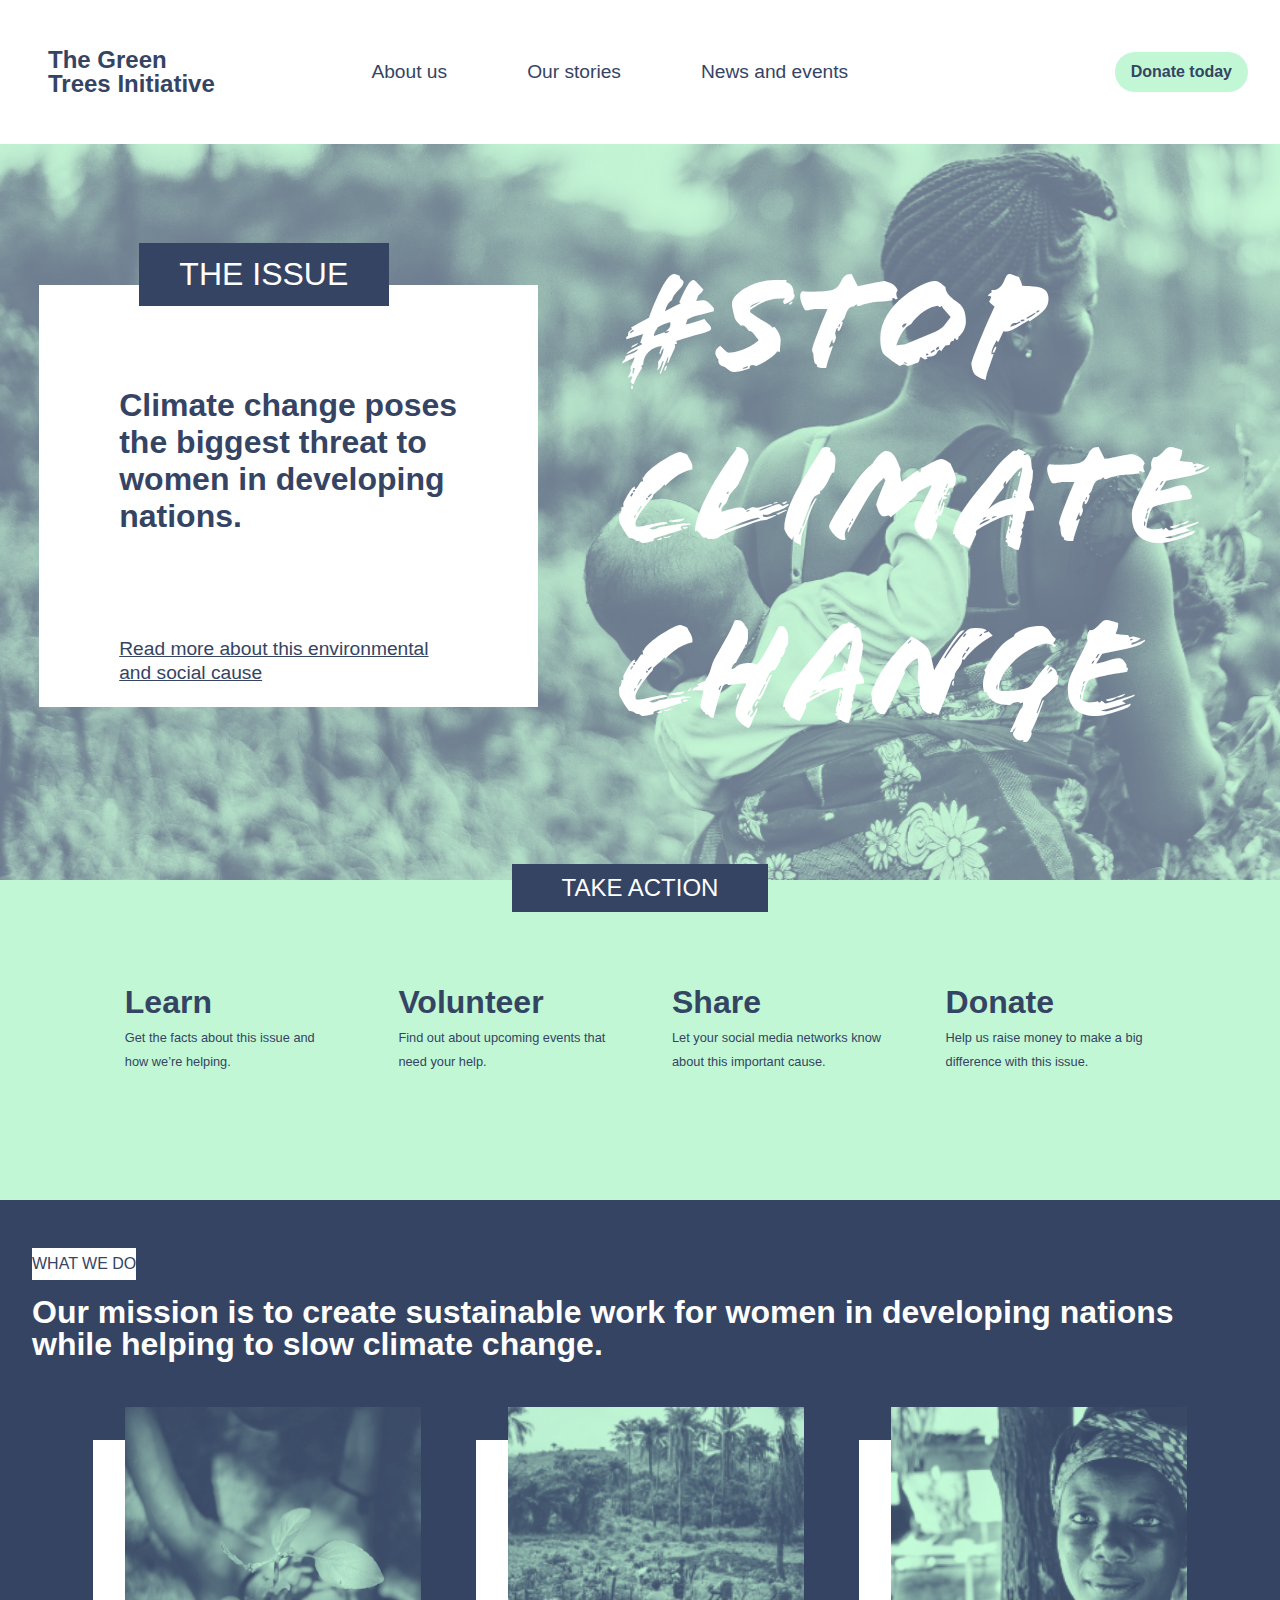
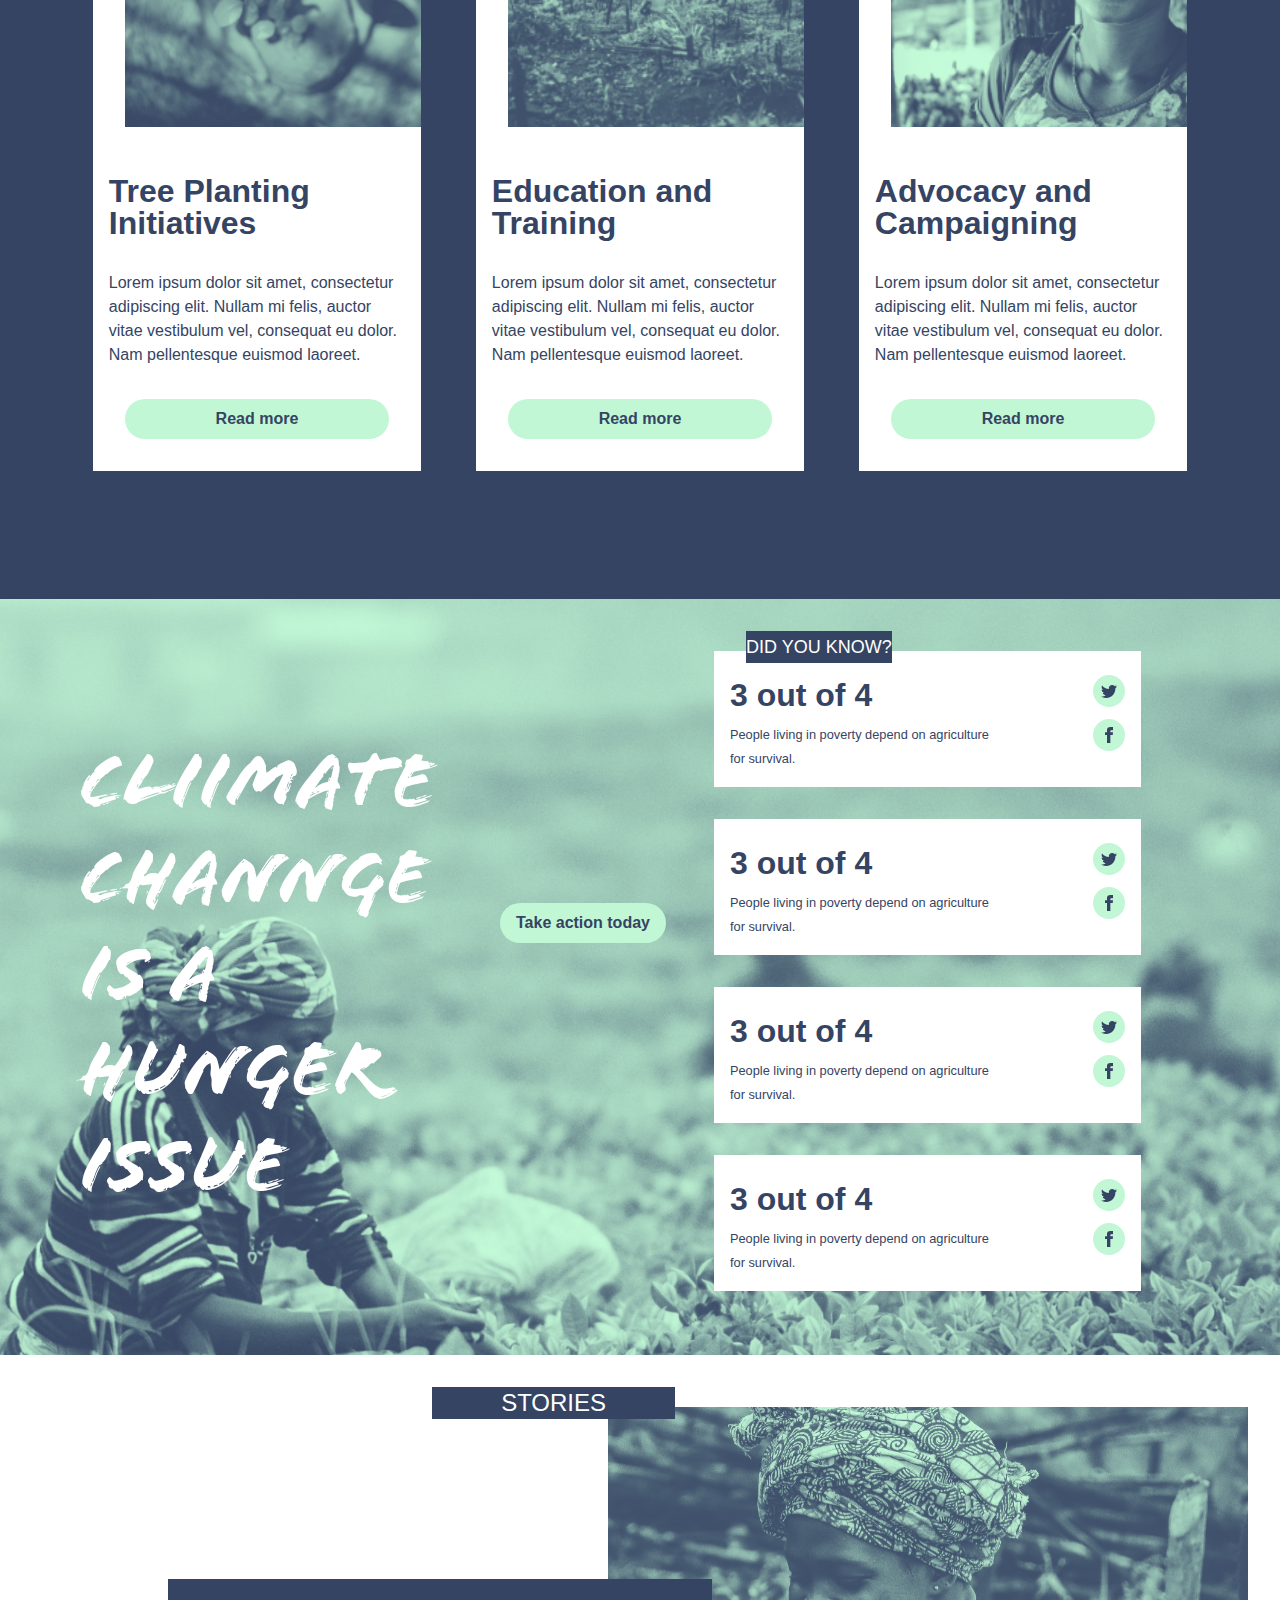
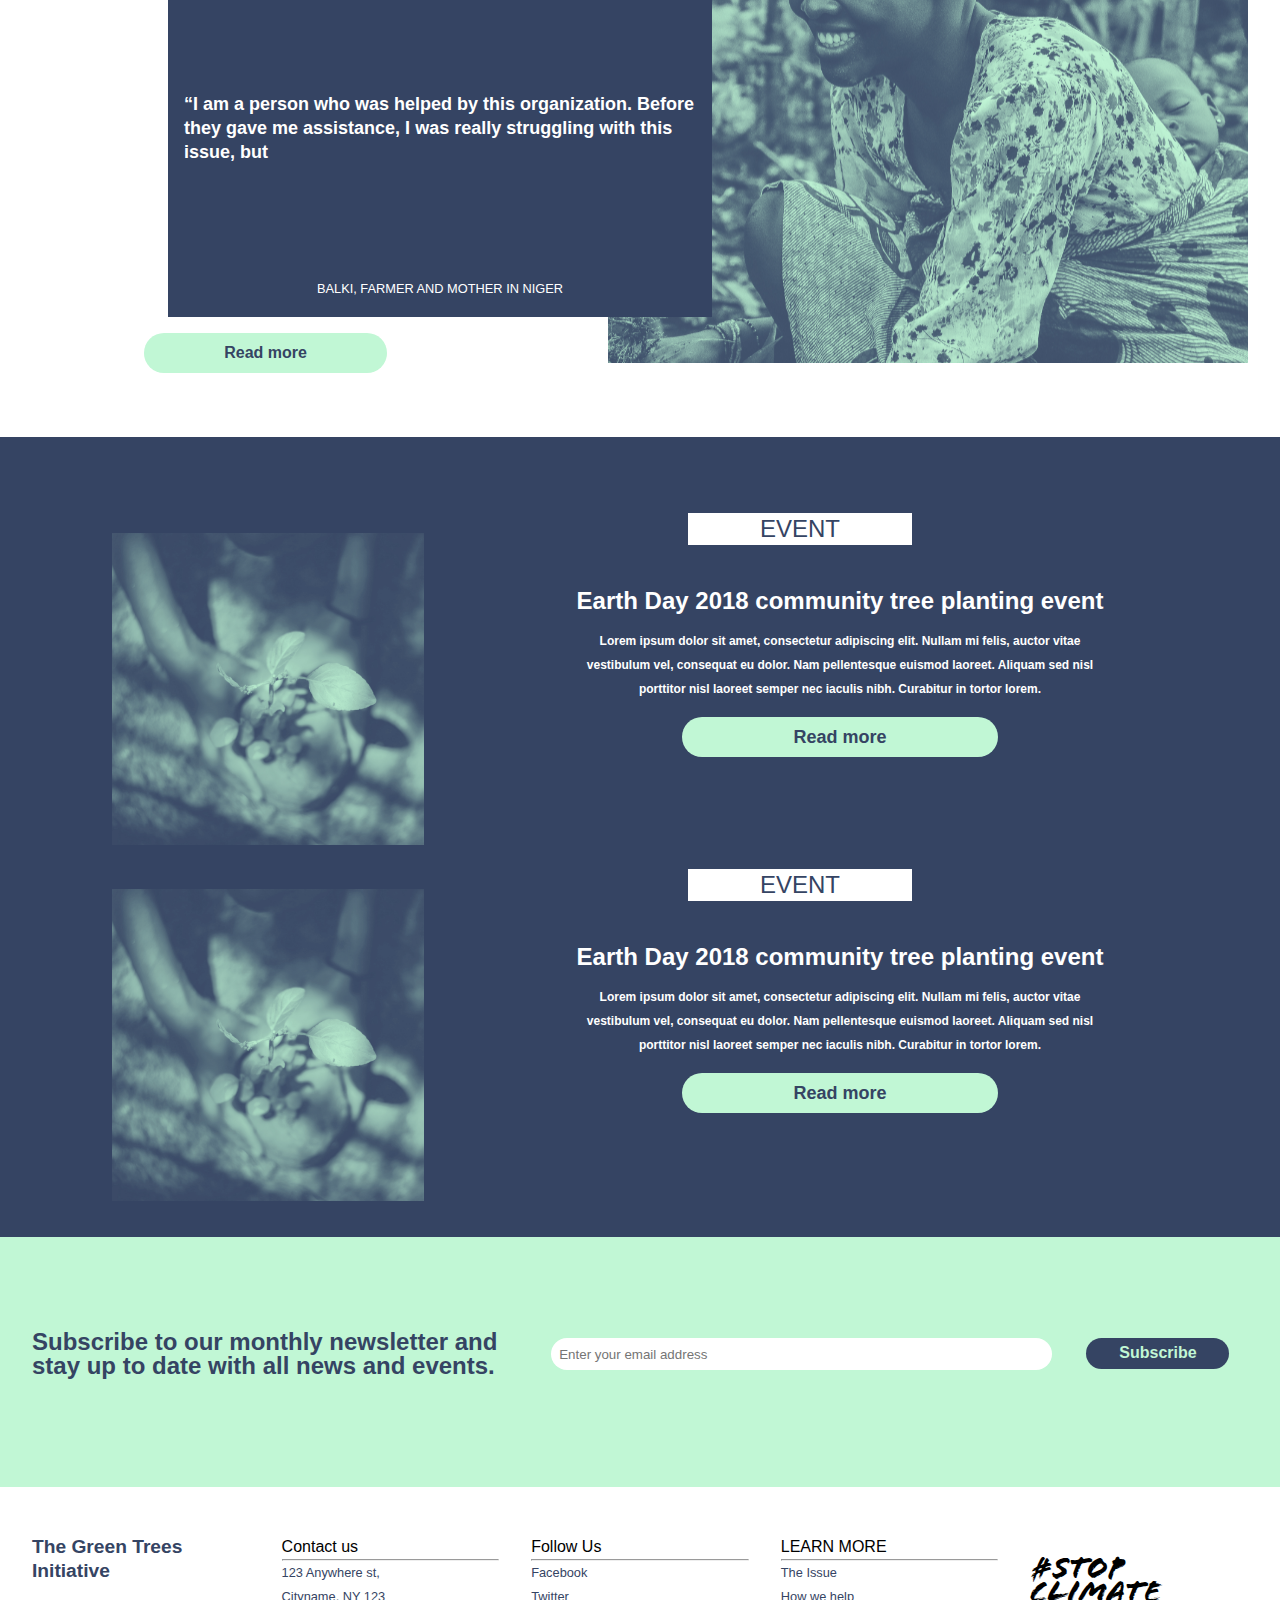
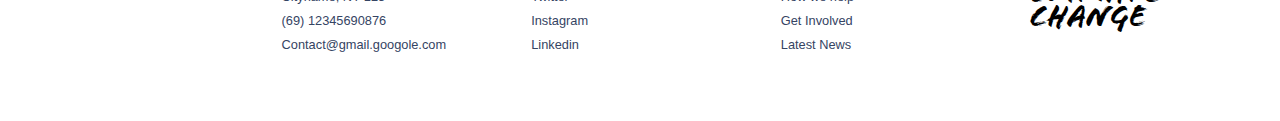
<file: index.html>
<!DOCTYPE html>
<html lang="en">
  <head>
    <meta charset="UTF-8" />
    <meta name="viewport" content="width=device-width, initial-scale=1.0" />
    <title>Green Trees Initiative</title>
    <link rel="stylesheet" href="./css/home_styles.css" />
  </head>
  <body>
    <!-- Header  -->
    <header class="navbar p-32">
      <div class="main">
        <div class="title">
          <nav class="logo bold">
            <a href="index.html">The Green <br />Trees Initiative</a>
          </nav>
        </div>
        <div class="other-links">
          <nav class="nav-item light">
            <a href="about_us.html">About us</a>
          </nav>
          <nav class="nav-item light">
            <a href="#stories">Our stories</a>
          </nav>
          <nav class="nav-item light">
            <a href="#events">News and events</a>
          </nav>
        </div>
      </div>
      <div class="btn-container">
        <nav class="btn header-btn bold">
          <a href="donation.html">Donate today</a>
        </nav>
      </div>
    </header>

    <!-- Hero -->
    <section class="hero">
      <div class="quote">#STOP CLIMATE CHANGE</div>
      <div class="hero-container">
        <div class="hero-title">THE ISSUE</div>
        <div class="hero-content">
          Climate change poses the biggest threat to women in developing
          nations.
        </div>
        <div class="hero-caption">
          Read more about this environmental and social cause
        </div>
      </div>
    </section>

    <!-- Take Action -->
    <section class="take-action">
      <div class="action-btn">TAKE ACTION</div>
      <div class="action-container">
        <div class="card">
          <div class="card-title">Learn</div>
          <p class="card-content">
            Get the facts about this issue and how we’re helping.
          </p>
        </div>
        <div class="card">
          <div class="card-title">Volunteer</div>
          <p class="card-content">
            Find out about upcoming events that need your help.
          </p>
        </div>
        <div class="card">
          <div class="card-title">Share</div>
          <p class="card-content">
            Let your social media networks know about this important cause.
          </p>
        </div>
        <div class="card">
          <div class="card-title">Donate</div>
          <p class="card-content">
            Help us raise money to make a big difference with this issue.
          </p>
        </div>
      </div>
    </section>

    <!-- Mission  -->
    <section class="mission" id="stories">
      <div class="mission-title">WHAT WE DO</div>
      <div class="mission-caption">
        Our mission is to create sustainable work for women in developing
        nations while helping to slow climate change.
      </div>

      <div class="mission-card-container">
        <div class="mission-card">
          <div class="mission-card-img img1"></div>
          <div class="mission-card-content">
            <div class="mission-card-title">Tree Planting Initiatives</div>
            <div class="mission-card-caption">
              Lorem ipsum dolor sit amet, consectetur adipiscing elit. Nullam mi
              felis, auctor vitae vestibulum vel, consequat eu dolor. Nam
              pellentesque euismod laoreet.
            </div>
          </div>
          <div class="mission-card-btn btn">Read more</div>
        </div>
        <div class="mission-card">
          <div class="mission-card-img img2"></div>
          <div class="mission-card-content">
            <div class="mission-card-title">Education and Training</div>
            <div class="mission-card-caption">
              Lorem ipsum dolor sit amet, consectetur adipiscing elit. Nullam mi
              felis, auctor vitae vestibulum vel, consequat eu dolor. Nam
              pellentesque euismod laoreet.
            </div>
          </div>
          <div class="mission-card-btn btn">Read more</div>
        </div>
        <div class="mission-card">
          <div class="mission-card-img img3"></div>
          <div class="mission-card-content">
            <div class="mission-card-title">Advocacy and Campaigning</div>
            <div class="mission-card-caption">
              Lorem ipsum dolor sit amet, consectetur adipiscing elit. Nullam mi
              felis, auctor vitae vestibulum vel, consequat eu dolor. Nam
              pellentesque euismod laoreet.
            </div>
          </div>
          <div class="mission-card-btn btn">Read more</div>
        </div>
      </div>
    </section>

    <!-- Stats -->
    <section class="stats">
      <div class="upper">
        <div class="quote stat-quote">CLIIMATE CHANNGE IS A HUNGER ISSUE</div>
        <div class="stats-btn btn">Take action today</div>
      </div>
      <div class="stats-container">
        <div class="stats-title">DID YOU KNOW?</div>
        <div class="stats-card">
          <div class="stats-content">
            <div class="stats-card-title">3 out of 4</div>
            <div class="stats-card-content">
              People living in poverty depend on agriculture for survival.
            </div>
          </div>
          <div class="stats-icons">
            <div class="stats-icon">
              <img src="assets/home/iconmonstr-twitter-1.png" alt="" />
            </div>
            <div class="stats-icon">
              <img src="assets/home/iconmonstr-facebook-1.png" alt="" />
            </div>
          </div>
        </div>
        <div class="stats-card">
          <div class="stats-content">
            <div class="stats-card-title">3 out of 4</div>
            <div class="stats-card-content">
              People living in poverty depend on agriculture for survival.
            </div>
          </div>
          <div class="stats-icons">
            <div class="stats-icon">
              <img src="assets/home/iconmonstr-twitter-1.png" alt="" />
            </div>
            <div class="stats-icon">
              <img src="assets/home/iconmonstr-facebook-1.png" alt="" />
            </div>
          </div>
        </div>
        <div class="stats-card">
          <div class="stats-content">
            <div class="stats-card-title">3 out of 4</div>
            <div class="stats-card-content">
              People living in poverty depend on agriculture for survival.
            </div>
          </div>
          <div class="stats-icons">
            <div class="stats-icon">
              <img src="assets/home/iconmonstr-twitter-1.png" alt="" />
            </div>
            <div class="stats-icon">
              <img src="assets/home/iconmonstr-facebook-1.png" alt="" />
            </div>
          </div>
        </div>
        <div class="stats-card">
          <div class="stats-content">
            <div class="stats-card-title">3 out of 4</div>
            <div class="stats-card-content">
              People living in poverty depend on agriculture for survival.
            </div>
          </div>
          <div class="stats-icons">
            <div class="stats-icon">
              <img src="assets/home/iconmonstr-twitter-1.png" alt="" />
            </div>
            <div class="stats-icon">
              <img src="assets/home/iconmonstr-facebook-1.png" alt="" />
            </div>
          </div>
        </div>
      </div>
    </section>

    <!-- Stories -->
    <section class="stories">
      <div class="story-title">STORIES</div>
      <div class="story-img"></div>
      <div class="story-content">
        <div class="story-upper">
          “I am a person who was helped by this organization. Before they gave
          me assistance, I was really struggling with this issue, but
        </div>
        <div class="story-caption">BALKI, FARMER AND MOTHER IN NIGER</div>
      </div>
      <div class="story-btn btn">Read more</div>
    </section>

    <!-- Events -->
    <section class="events" id="events">
      <div class="event-container">
        <div class="event-title">EVENT</div>
        <div class="event-img"></div>
        <div class="event-content">
          <div class="event-content-title">
            Earth Day 2018 community tree planting event
          </div>
          <div class="event-content-caption">
            Lorem ipsum dolor sit amet, consectetur adipiscing elit. Nullam mi
            felis, auctor vitae vestibulum vel, consequat eu dolor. Nam
            pellentesque euismod laoreet. Aliquam sed nisl porttitor nisl
            laoreet semper nec iaculis nibh. Curabitur in tortor lorem.
          </div>
          <div class="event-btn btn">Read more</div>
        </div>
      </div>
      <div class="event-container">
        <div class="event-title">EVENT</div>
        <div class="event-img"></div>
        <div class="event-content">
          <div class="event-content-title">
            Earth Day 2018 community tree planting event
          </div>
          <div class="event-content-caption">
            Lorem ipsum dolor sit amet, consectetur adipiscing elit. Nullam mi
            felis, auctor vitae vestibulum vel, consequat eu dolor. Nam
            pellentesque euismod laoreet. Aliquam sed nisl porttitor nisl
            laoreet semper nec iaculis nibh. Curabitur in tortor lorem.
          </div>
          <div class="event-btn btn">Read more</div>
        </div>
      </div>
    </section>

    <!-- Newsletter -->
    <section class="newsletter">
      <div class="subscribe">
        Subscribe to our monthly newsletter and stay up to date with all news
        and events.
      </div>
      <div class="subscribe-form">
        <input
          type="text"
          name="subscribe"
          class="subscribe-input"
          placeholder="Enter your email address"
        />
        <label for="subscribe" class="subscribe-btn" type="submit"
          >Subscribe</label
        >
      </div>
    </section>

    <!-- Footer -->
    <footer>
      <div class="foot-title">The Green Trees Initiative</div>
      <div class="contact-us">
        <p>Contact us</p>
        <hr />
        <div class="foot-contents">
          <p>123 Anywhere st,</p>
          <p>Cityname, NY 123</p>
          <p>(69) 12345690876</p>
          <p>Contact@gmail.googole.com</p>
        </div>
      </div>
      <div class="follow-us">
        <p>Follow Us</p>
        <hr />
        <div class="foot-contents">
          <p>Facebook</p>
          <p>Twitter</p>
          <p>Instagram</p>
          <p>Linkedin</p>
        </div>
      </div>
      <div class="learn-more">
        <p>LEARN MORE</p>
        <hr />
        <div class="foot-contents">
          <p>The Issue</p>
          <p>How we help</p>
          <p>Get Involved</p>
          <p>Latest News</p>
        </div>
      </div>
      <div class="foot-logo">#Stop Climate Change</div>
    </footer>
  </body>
</html>
</file>
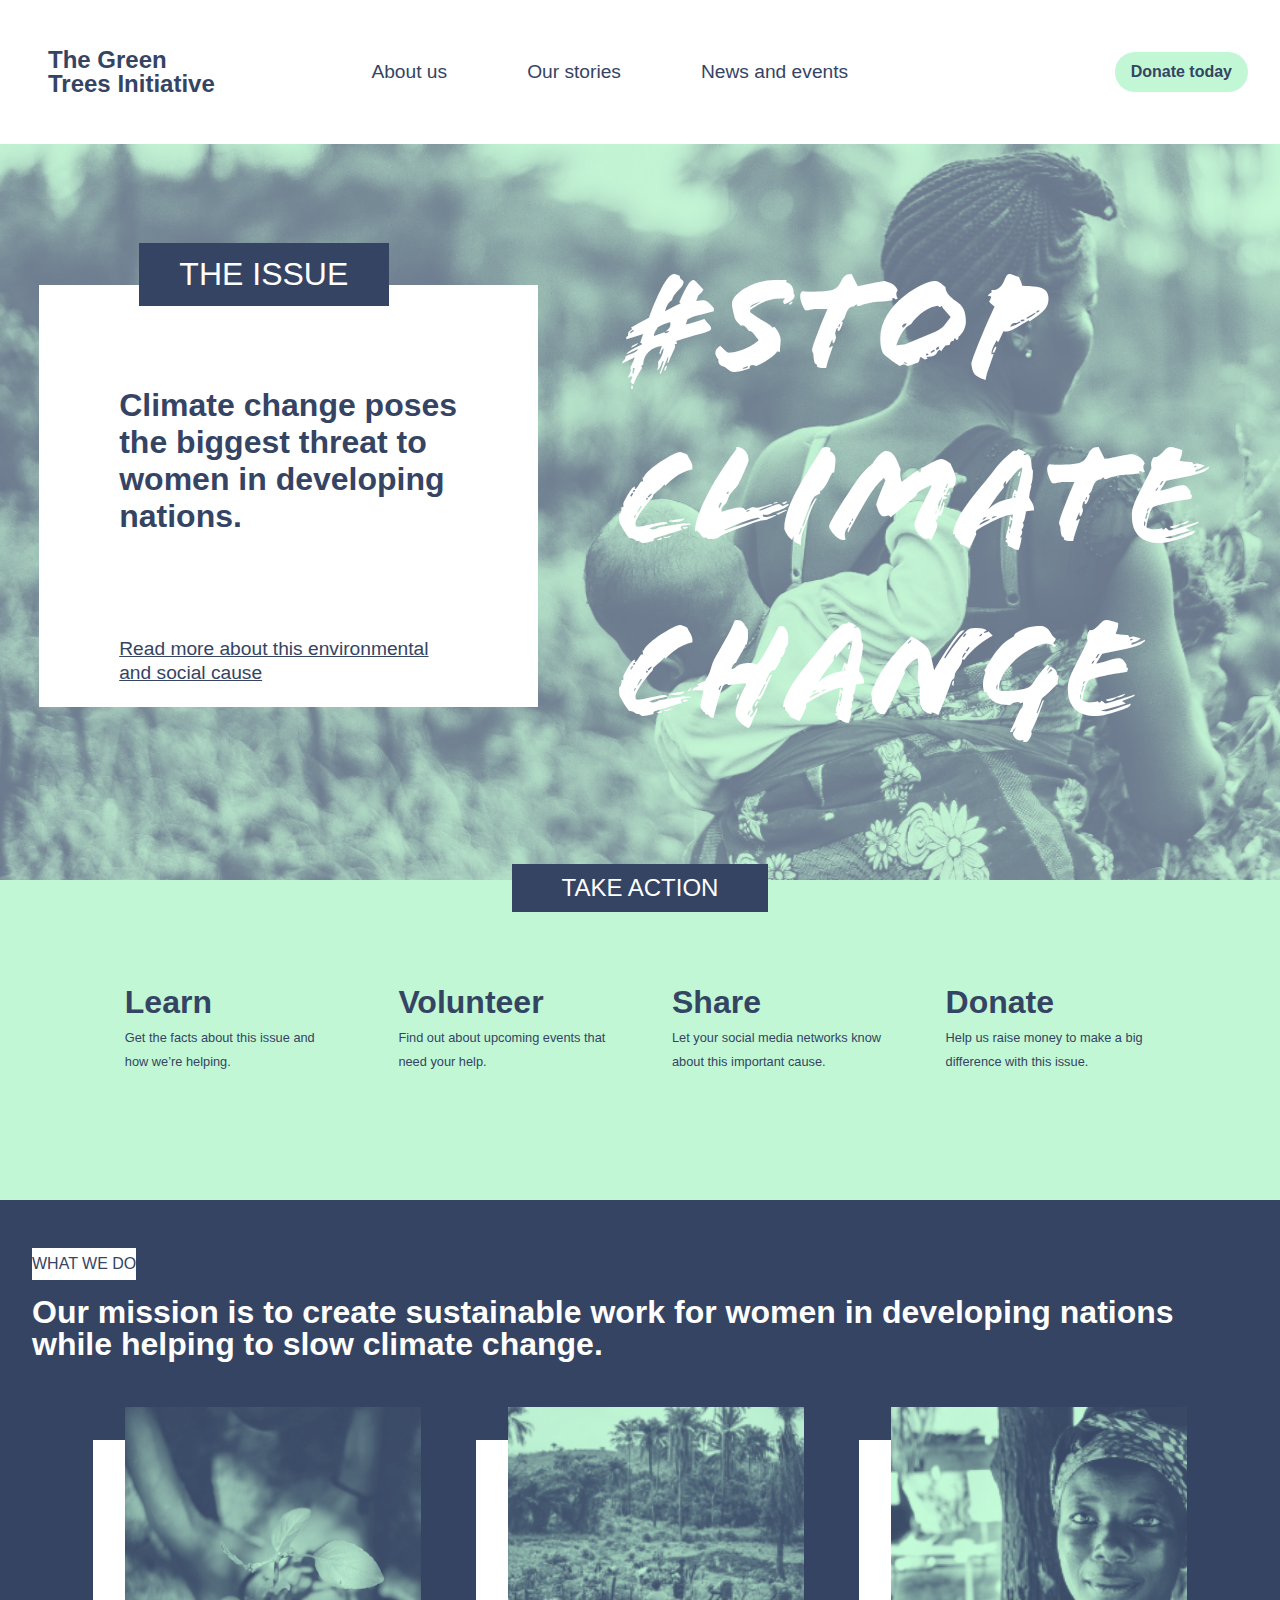
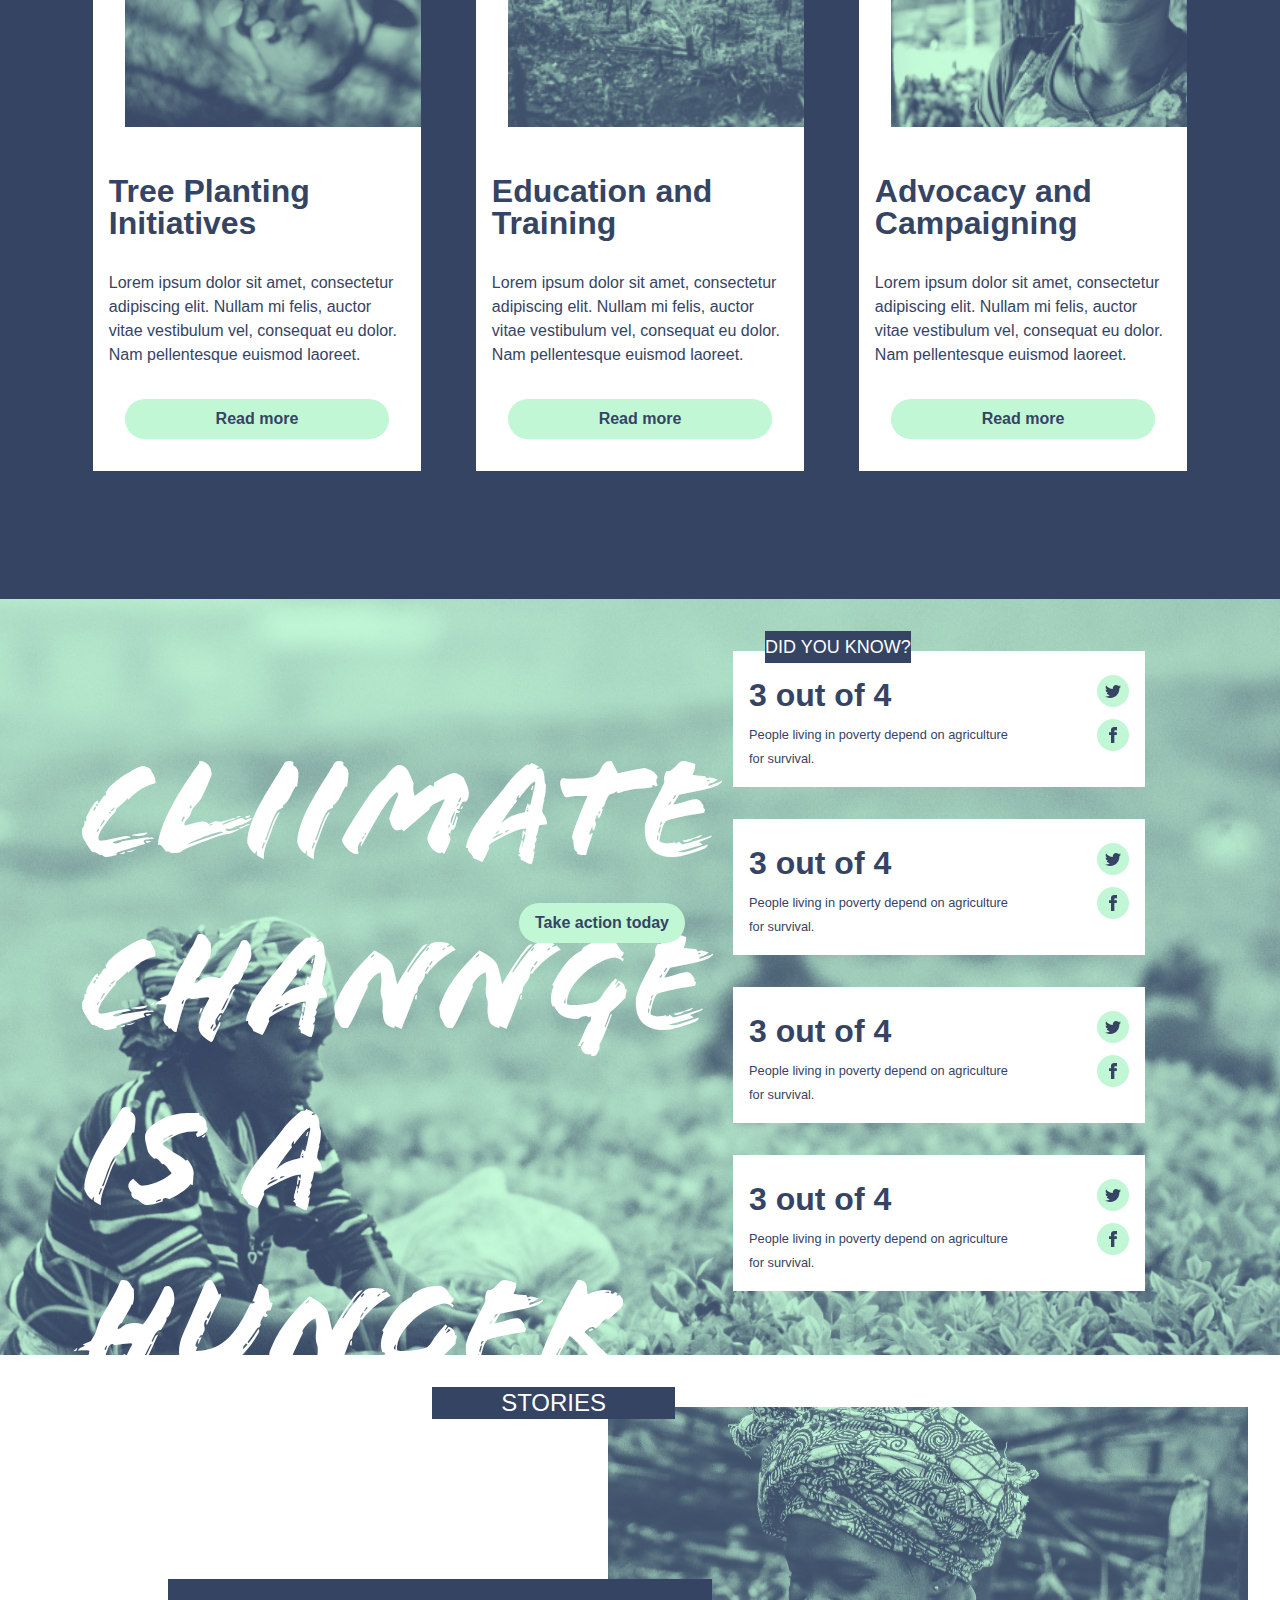
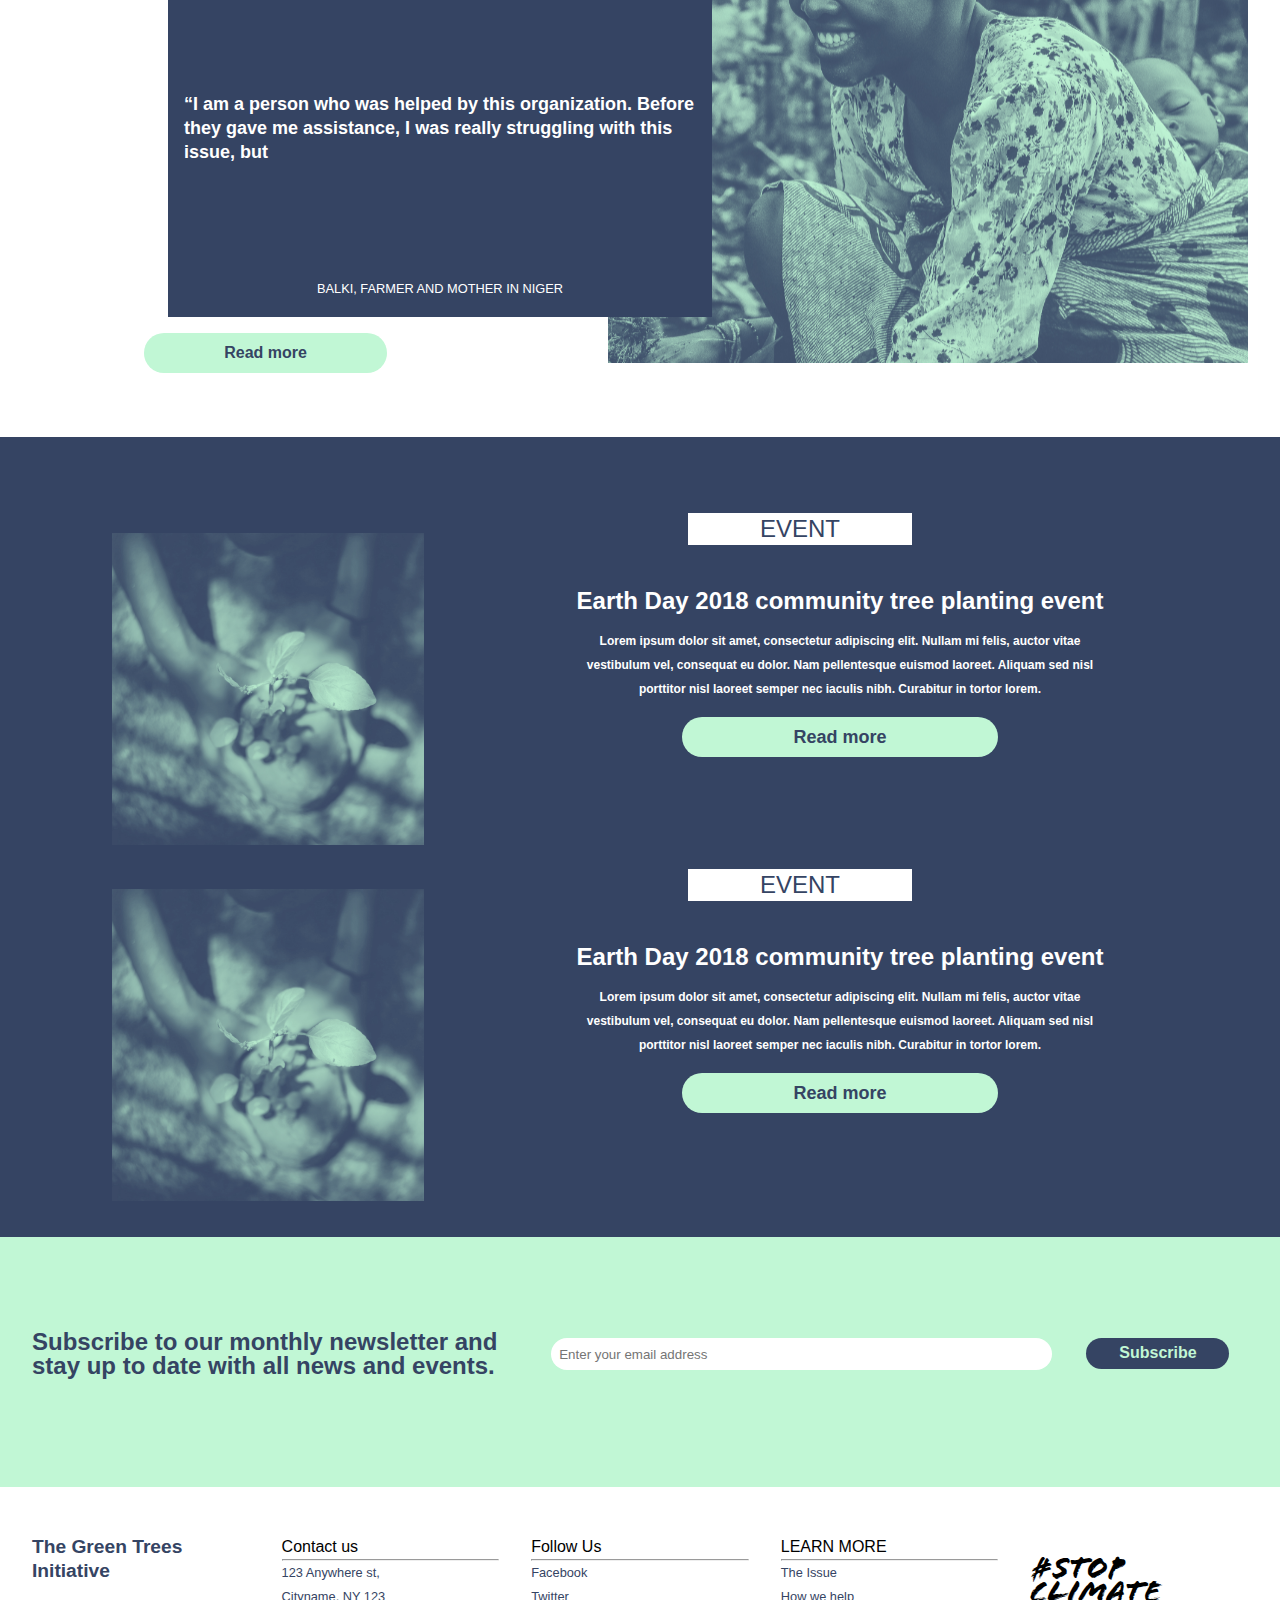
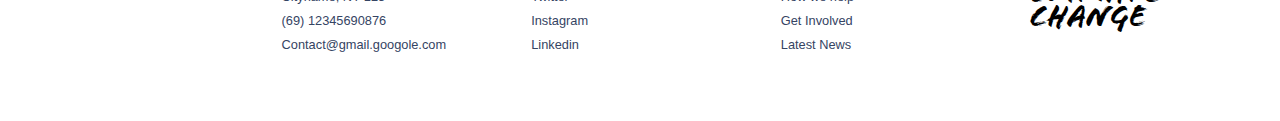
<file: public/index.html>
<!DOCTYPE html>
<html lang="en">
  <head>
    <meta charset="UTF-8" />
    <meta name="viewport" content="width=device-width, initial-scale=1.0" />
    <title>Green Trees Initiative</title>
    <link rel="stylesheet" href="css/home_styles.css" />
  </head>
  <body>
    <!-- Header  -->
    <header class="navbar p-32">
      <div class="main">
        <div class="title">
          <nav class="logo bold">
            <a href="index.html">The Green <br />Trees Initiative</a>
          </nav>
        </div>
        <div class="other-links">
          <nav class="nav-item light">
            <a href="about_us.html">About us</a>
          </nav>
          <nav class="nav-item light">
            <a href="#stories">Our stories</a>
          </nav>
          <nav class="nav-item light">
            <a href="#events">News and events</a>
          </nav>
        </div>
      </div>
      <div class="btn-container">
        <nav class="btn header-btn bold">
          <a href="donation.html">Donate today</a>
        </nav>
      </div>
    </header>

    <!-- Hero -->
    <section class="hero">
      <div class="quote">#STOP CLIMATE CHANGE</div>
      <div class="hero-container">
        <div class="hero-title">THE ISSUE</div>
        <div class="hero-content">
          Climate change poses the biggest threat to women in developing
          nations.
        </div>
        <div class="hero-caption">
          Read more about this environmental and social cause
        </div>
      </div>
    </section>

    <!-- Take Action -->
    <section class="take-action">
      <div class="action-btn">TAKE ACTION</div>
      <div class="action-container">
        <div class="card">
          <div class="card-title">Learn</div>
          <p class="card-content">
            Get the facts about this issue and how we’re helping.
          </p>
        </div>
        <div class="card">
          <div class="card-title">Volunteer</div>
          <p class="card-content">
            Find out about upcoming events that need your help.
          </p>
        </div>
        <div class="card">
          <div class="card-title">Share</div>
          <p class="card-content">
            Let your social media networks know about this important cause.
          </p>
        </div>
        <div class="card">
          <div class="card-title">Donate</div>
          <p class="card-content">
            Help us raise money to make a big difference with this issue.
          </p>
        </div>
      </div>
    </section>

    <!-- Mission  -->
    <section class="mission" id="stories">
      <div class="mission-title">WHAT WE DO</div>
      <div class="mission-caption">
        Our mission is to create sustainable work for women in developing
        nations while helping to slow climate change.
      </div>

      <div class="mission-card-container">
        <div class="mission-card">
          <div class="mission-card-img img1"></div>
          <div class="mission-card-content">
            <div class="mission-card-title">Tree Planting Initiatives</div>
            <div class="mission-card-caption">
              Lorem ipsum dolor sit amet, consectetur adipiscing elit. Nullam mi
              felis, auctor vitae vestibulum vel, consequat eu dolor. Nam
              pellentesque euismod laoreet.
            </div>
          </div>
          <div class="mission-card-btn btn">Read more</div>
        </div>
        <div class="mission-card">
          <div class="mission-card-img img2"></div>
          <div class="mission-card-content">
            <div class="mission-card-title">Education and Training</div>
            <div class="mission-card-caption">
              Lorem ipsum dolor sit amet, consectetur adipiscing elit. Nullam mi
              felis, auctor vitae vestibulum vel, consequat eu dolor. Nam
              pellentesque euismod laoreet.
            </div>
          </div>
          <div class="mission-card-btn btn">Read more</div>
        </div>
        <div class="mission-card">
          <div class="mission-card-img img3"></div>
          <div class="mission-card-content">
            <div class="mission-card-title">Advocacy and Campaigning</div>
            <div class="mission-card-caption">
              Lorem ipsum dolor sit amet, consectetur adipiscing elit. Nullam mi
              felis, auctor vitae vestibulum vel, consequat eu dolor. Nam
              pellentesque euismod laoreet.
            </div>
          </div>
          <div class="mission-card-btn btn">Read more</div>
        </div>
      </div>
    </section>

    <!-- Stats -->
    <section class="stats">
      <div class="upper">
        <div class="quote stat-quote">CLIIMATE CHANNGE IS A HUNGER ISSUE</div>
        <div class="stats-btn btn">Take action today</div>
      </div>
      <div class="stats-container">
        <div class="stats-title">DID YOU KNOW?</div>
        <div class="stats-card">
          <div class="stats-content">
            <div class="stats-card-title">3 out of 4</div>
            <div class="stats-card-content">
              People living in poverty depend on agriculture for survival.
            </div>
          </div>
          <div class="stats-icons">
            <div class="stats-icon">
              <img src="../assets/home/iconmonstr-twitter-1.png" alt="" />
            </div>
            <div class="stats-icon">
              <img src="../assets/home/iconmonstr-facebook-1.png" alt="" />
            </div>
          </div>
        </div>
        <div class="stats-card">
          <div class="stats-content">
            <div class="stats-card-title">3 out of 4</div>
            <div class="stats-card-content">
              People living in poverty depend on agriculture for survival.
            </div>
          </div>
          <div class="stats-icons">
            <div class="stats-icon">
              <img src="../assets/home/iconmonstr-twitter-1.png" alt="" />
            </div>
            <div class="stats-icon">
              <img src="../assets/home/iconmonstr-facebook-1.png" alt="" />
            </div>
          </div>
        </div>
        <div class="stats-card">
          <div class="stats-content">
            <div class="stats-card-title">3 out of 4</div>
            <div class="stats-card-content">
              People living in poverty depend on agriculture for survival.
            </div>
          </div>
          <div class="stats-icons">
            <div class="stats-icon">
              <img src="../assets/home/iconmonstr-twitter-1.png" alt="" />
            </div>
            <div class="stats-icon">
              <img src="../assets/home/iconmonstr-facebook-1.png" alt="" />
            </div>
          </div>
        </div>
        <div class="stats-card">
          <div class="stats-content">
            <div class="stats-card-title">3 out of 4</div>
            <div class="stats-card-content">
              People living in poverty depend on agriculture for survival.
            </div>
          </div>
          <div class="stats-icons">
            <div class="stats-icon">
              <img src="../assets/home/iconmonstr-twitter-1.png" alt="" />
            </div>
            <div class="stats-icon">
              <img src="../assets/home/iconmonstr-facebook-1.png" alt="" />
            </div>
          </div>
        </div>
      </div>
    </section>

    <!-- Stories -->
    <section class="stories">
      <div class="story-title">STORIES</div>
      <div class="story-img"></div>
      <div class="story-content">
        <div class="story-upper">
          “I am a person who was helped by this organization. Before they gave
          me assistance, I was really struggling with this issue, but
        </div>
        <div class="story-caption">BALKI, FARMER AND MOTHER IN NIGER</div>
      </div>
      <div class="story-btn btn">Read more</div>
    </section>

    <!-- Events -->
    <section class="events" id="events">
      <div class="event-container">
        <div class="event-title">EVENT</div>
        <div class="event-img"></div>
        <div class="event-content">
          <div class="event-content-title">
            Earth Day 2018 community tree planting event
          </div>
          <div class="event-content-caption">
            Lorem ipsum dolor sit amet, consectetur adipiscing elit. Nullam mi
            felis, auctor vitae vestibulum vel, consequat eu dolor. Nam
            pellentesque euismod laoreet. Aliquam sed nisl porttitor nisl
            laoreet semper nec iaculis nibh. Curabitur in tortor lorem.
          </div>
          <div class="event-btn btn">Read more</div>
        </div>
      </div>
      <div class="event-container">
        <div class="event-title">EVENT</div>
        <div class="event-img"></div>
        <div class="event-content">
          <div class="event-content-title">
            Earth Day 2018 community tree planting event
          </div>
          <div class="event-content-caption">
            Lorem ipsum dolor sit amet, consectetur adipiscing elit. Nullam mi
            felis, auctor vitae vestibulum vel, consequat eu dolor. Nam
            pellentesque euismod laoreet. Aliquam sed nisl porttitor nisl
            laoreet semper nec iaculis nibh. Curabitur in tortor lorem.
          </div>
          <div class="event-btn btn">Read more</div>
        </div>
      </div>
    </section>

    <!-- Newsletter -->
    <section class="newsletter">
      <div class="subscribe">
        Subscribe to our monthly newsletter and stay up to date with all news
        and events.
      </div>
      <div class="subscribe-form">
        <input
          type="text"
          name="subscribe"
          class="subscribe-input"
          placeholder="Enter your email address"
        />
        <label for="subscribe" class="subscribe-btn" type="submit"
          >Subscribe</label
        >
      </div>
    </section>

    <!-- Footer -->
    <footer>
      <div class="foot-title">The Green Trees Initiative</div>
      <div class="contact-us">
        <p>Contact us</p>
        <hr />
        <div class="foot-contents">
          <p>123 Anywhere st,</p>
          <p>Cityname, NY 123</p>
          <p>(69) 12345690876</p>
          <p>Contact@gmail.googole.com</p>
        </div>
      </div>
      <div class="follow-us">
        <p>Follow Us</p>
        <hr />
        <div class="foot-contents">
          <p>Facebook</p>
          <p>Twitter</p>
          <p>Instagram</p>
          <p>Linkedin</p>
        </div>
      </div>
      <div class="learn-more">
        <p>LEARN MORE</p>
        <hr />
        <div class="foot-contents">
          <p>The Issue</p>
          <p>How we help</p>
          <p>Get Involved</p>
          <p>Latest News</p>
        </div>
      </div>
      <div class="foot-logo">#Stop Climate Change</div>
    </footer>
  </body>
</html>
</file>
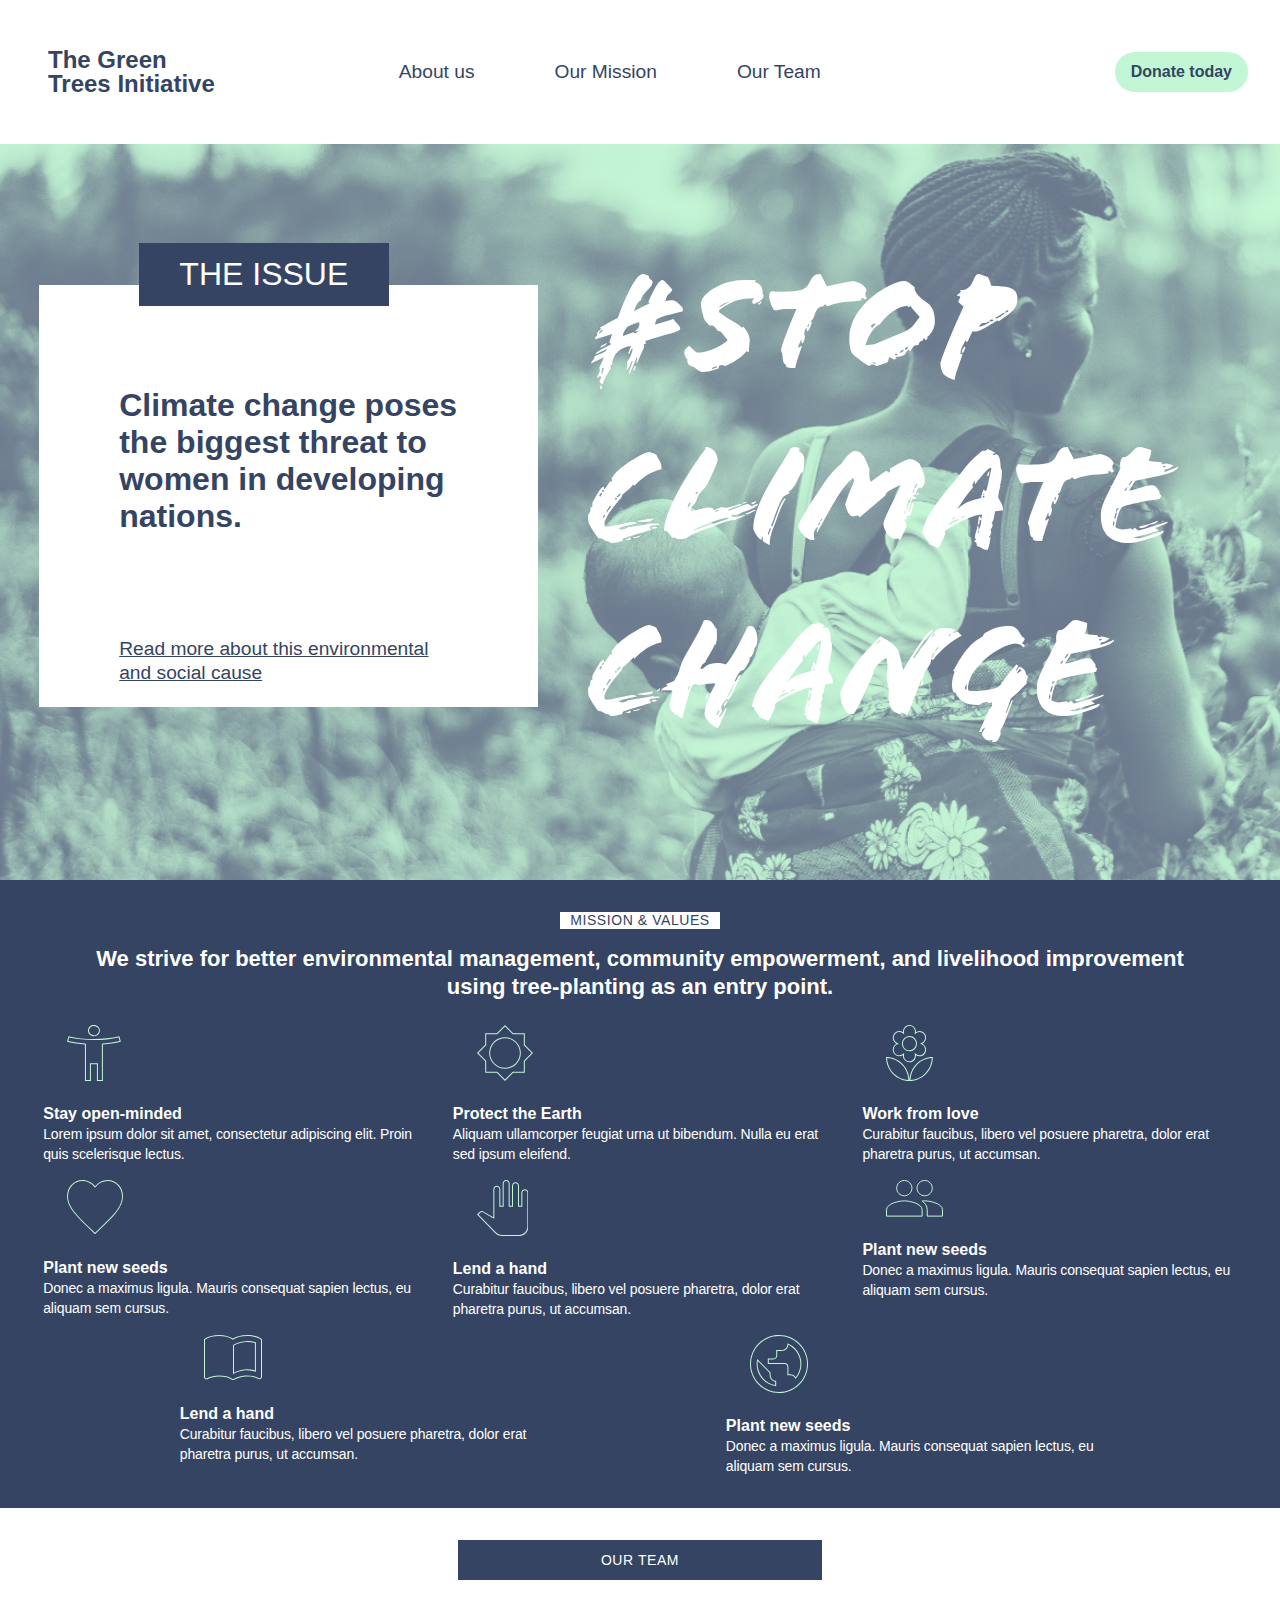
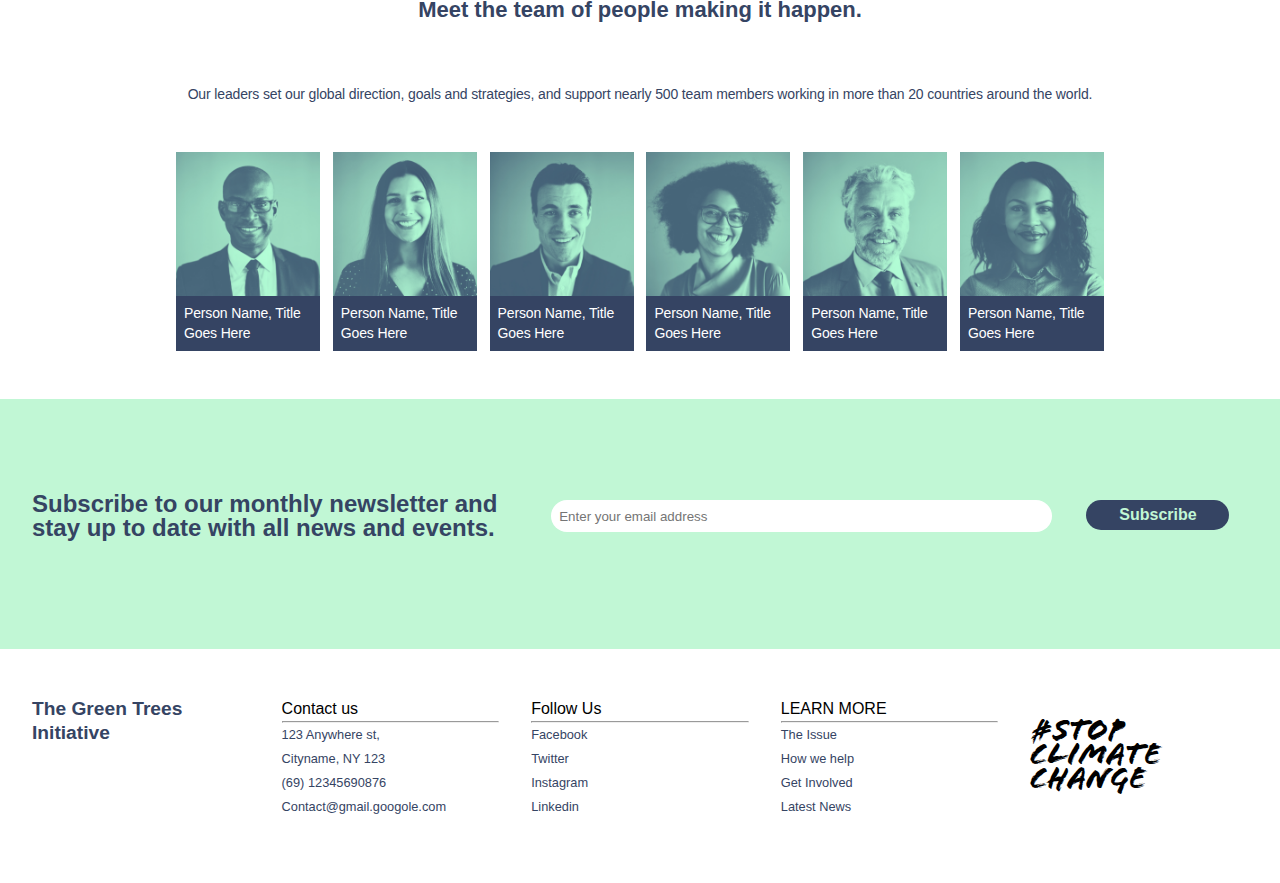
<file: about_us.html>
<!DOCTYPE html>
<html lang="en">
  <head>
    <meta charset="UTF-8" />
    <meta name="viewport" content="width=device-width, initial-scale=1.0" />
    <title>About Us | Green Trees Initiative</title>
    <link rel="stylesheet" href="css/home_styles.css" />
    <link rel="stylesheet" href="css/about_us.css" />
  </head>
  <body>
    <!-- Header  -->
    <header class="navbar p-32">
        <div class="main">
          <div class="title">
            <nav class="logo bold">
              <a href="index.html">The Green <br />Trees Initiative</a>
            </nav>
          </div>
          <div class="other-links">
            <nav class="nav-item light">
              <a href="about_us.html">About us</a>
            </nav>
            <nav class="nav-item light">
              <a href="#mission">Our Mission</a>
            </nav>
            <nav class="nav-item light">
              <a href="#team">Our Team</a>
            </nav>
          </div>
        </div>
        <div class="btn-container">
          <nav class="btn header-btn bold">
            <a href="donation.html">Donate today</a>
          </nav>
        </div>
      </header>

    <!-- Hero -->
    <section class="hero">
      <div class="quote">#STOP CLIMATE CHANGE</div>
      <div class="hero-container">
        <div class="hero-title">THE ISSUE</div>
        <div class="hero-content">
          Climate change poses the biggest threat to women in developing
          nations.
        </div>
        <div class="hero-caption">
          Read more about this environmental and social cause
        </div>
      </div>
    </section>

    <!-- About Misssion -->
    <section class="about-mission" id="mission">
      <div class="about-mission-title">MISSION & VALUES</div>
      <div class="matter">
        We strive for better environmental management, community empowerment,
        and livelihood improvement using tree-planting as an entry point.
      </div>
      <div class="icon-container">
        <div class="binder">
          <div class="about-mission-icon">
            <img src="assets/about-us/Icon person.png" alt="">
          </div>
          <div class="heading">Stay open-minded</div>
          <div class="about-para">
            Lorem ipsum dolor sit amet, consectetur adipiscing elit. Proin quis
            scelerisque lectus.
          </div>
        </div>
        <div class="binder">
          <div class="about-mission-icon">
            <img src="assets/about-us/Icon sun.png" alt="">
          </div>
          <div class="heading">Protect the Earth</div>
          <div class=about-para>
            Aliquam ullamcorper feugiat urna ut bibendum. Nulla eu erat sed
            ipsum eleifend.
          </div>
        </div>
        <div class="binder">
          <div class="about-mission-icon">
            <img src="assets/about-us/Icon flower.png" alt="">
          </div>
          <div class="heading">Work from love</div>
          <div class=about-para>
            Curabitur faucibus, libero vel posuere pharetra, dolor erat pharetra
            purus, ut accumsan.
          </div>
        </div>
        <div class="binder">
          <div class="about-mission-icon">
            <img src="assets/about-us/Icon heart.png" alt="">
          </div>
          <div class="heading">Plant new seeds</div>
          <div class=about-para>
            Donec a maximus ligula. Mauris consequat sapien lectus, eu aliquam
            sem cursus.
          </div>
        </div>
        <div class="binder">
          <div class="about-mission-icon">
            <img src="assets/about-us/Icon hand.png" alt="">
          </div>
          <div class="heading">Lend a hand</div>
          <div class=about-para>
            Curabitur faucibus, libero vel posuere pharetra, dolor erat pharetra
            purus, ut accumsan.
          </div>
        </div>
        <div class="binder">
          <div class="about-mission-icon">
            <img src="assets/about-us/Icon people.png" alt="">
          </div>
          <div class="heading">Plant new seeds</div>
          <div class=about-para>
            Donec a maximus ligula. Mauris consequat sapien lectus, eu aliquam
            sem cursus.
          </div>
        </div>
        <div class="binder">
          <div class="about-mission-icon">
            <img src="assets/about-us/Icon book.png" alt="">
          </div>
          <div class="heading">Lend a hand</div>
          <div class=about-para>
            Curabitur faucibus, libero vel posuere pharetra, dolor erat pharetra
            purus, ut accumsan.
          </div>
        </div>
        <div class="binder">
          <div class="about-mission-icon">
            <img src="assets/about-us/Icon earth.png" alt="">
          </div>
          <div class="heading">Plant new seeds</div>
          <div class=about-para>
            Donec a maximus ligula. Mauris consequat sapien lectus, eu aliquam
            sem cursus.
          </div>
        </div>
      </div>
    </section>

    <!-- Our Team -->
    <div class="our-team" id="team">
      <div class="our-title">OUR TEAM</div>
      <div class="meet">Meet the team of people making it happen.</div>
      <div class="cont1">
        Our leaders set our global direction, goals and strategies, and support
        nearly 500 team members working in more than 20 countries around the
        world.
      </div>
      <div class="photos">
        <div class="box1">
          <div class="b1">
            <img src="assets/about-us/Screen-Shot-2018-10-04-at-9.35.07-PM.png" alt="">
            <div class="c1">Person Name, Title Goes Here</div>
          </div>
        </div>
        <div class="box1">
          <div class="b1 b2">
            <img src="assets/about-us/Screen-Shot-2018-10-04-at-9.35.17-PM.png" alt="">

            <div class="c1">Person Name, Title Goes Here</div>
          </div>
        </div>
        <div class="box1">
          <div class="b1 b3">
            <img src="assets/about-us/Screen-Shot-2018-10-04-at-9.35.37-PM.png" alt="">
            <div class="c1">Person Name, Title Goes Here</div>
          </div>
        </div>
        <div class="box1">
          <div class="b1 b4">
            <img src="assets/about-us/Screen-Shot-2018-10-04-at-9.36.04-PM.png" alt="">
            <div class="c1">Person Name, Title Goes Here</div>
          </div>
        </div>
        <div class="box1">
          <div class="b1 b5">
            <img src="assets/about-us/Screen-Shot-2018-10-04-at-9.36.19-PM.png" alt="">
            <div class="c1">Person Name, Title Goes Here</div>
          </div>
        </div>
        <div class="box1">
          <div class="b1 b6">
            <img src="assets/about-us/Screen-Shot-2018-10-04-at-9.37.13-PM.png" alt="">
            <div class="c1">Person Name, Title Goes Here</div>
          </div>
        </div>
      </div>
    </div>

    <!-- Newsletter -->
    <section class="newsletter">
      <div class="subscribe">
        Subscribe to our monthly newsletter and stay up to date with all news
        and events.
      </div>
      <div class="subscribe-form">
        <input
          type="text"
          name="subscribe"
          class="subscribe-input"
          placeholder="Enter your email address"
        />
        <label for="subscribe" class="subscribe-btn" type="submit"
          >Subscribe</label
        >
      </div>
    </section>

    <!-- Footer -->
    <footer>
      <div class="foot-title">The Green Trees Initiative</div>
      <div class="contact-us">
        <p>Contact us</p>
        <hr />
        <div class="foot-contents">
          <p>123 Anywhere st,</p>
          <p>Cityname, NY 123</p>
          <p>(69) 12345690876</p>
          <p>Contact@gmail.googole.com</p>
        </div>
      </div>
      <div class="follow-us">
        <p>Follow Us</p>
        <hr />
        <div class="foot-contents">
          <p>Facebook</p>
          <p>Twitter</p>
          <p>Instagram</p>
          <p>Linkedin</p>
        </div>
      </div>
      <div class="learn-more">
        <p>LEARN MORE</p>
        <hr />
        <div class="foot-contents">
          <p>The Issue</p>
          <p>How we help</p>
          <p>Get Involved</p>
          <p>Latest News</p>
        </div>
      </div>
      <div class="foot-logo">#Stop Climate Change</div>
    </footer>

  </body>
</html>
</file>
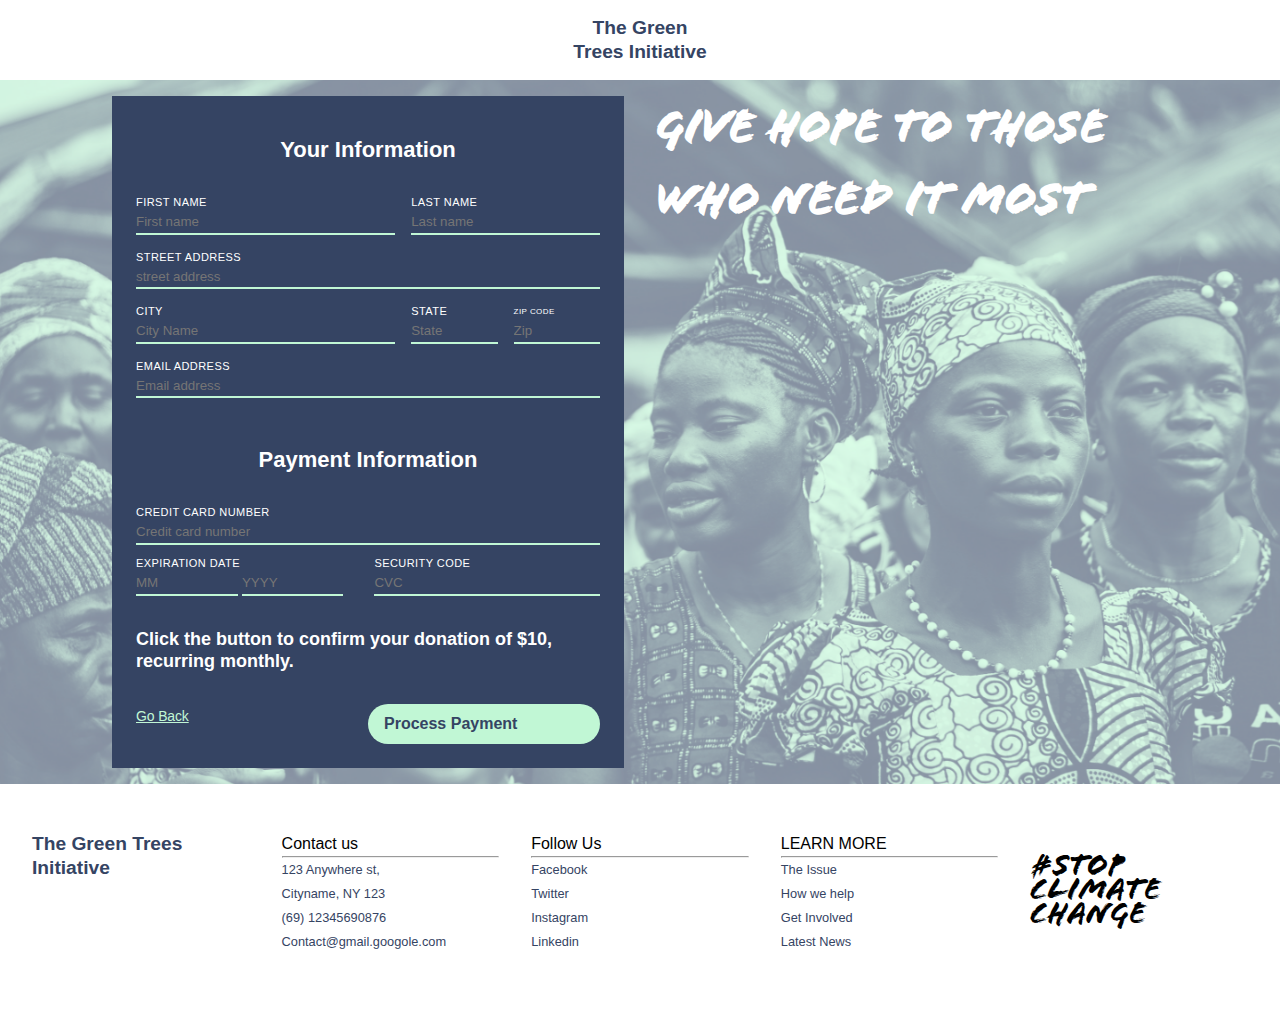
<file: donation.html>
<!DOCTYPE html>
<html lang="en">
  <head>
    <meta charset="UTF-8" />
    <meta name="viewport" content="width=device-width, initial-scale=1.0" />
    <link rel="stylesheet" href="css/donation.css" />
    <link rel="stylesheet" href="css/home_styles.css" />
    <title>Donation | Green Trees Initiative</title>
  </head>
  <body>
    <header class="head">
      <a href="index.html">
        The Green <br />
      Trees Initiative
      </a>
    </header>

    <div class="donate-container">
      <div class="donate-quote">GIVE HOPE TO THOSE WHO NEED IT MOST</div>

      <div class="form-container">
        <div class="info-title">Your Information</div>
        <div class="info-container">
          <div class="bind first_name">
            <label for="first_name" class="place">FIRST NAME</label>
            <input
              type="text"
              id="first_name"
              class="input-box"
              placeholder="First name"
            />
          </div>
          <div class="bind last_name">
            <label for="last_name" class="place">LAST NAME</label>
            <input
              type="text"
              id="last_name"
              class="input-box"
              placeholder="Last name"
            />
          </div>
          <div class="bind street_address">
            <label for="street_address" class="place">STREET ADDRESS</label>
            <input
              type="text"
              id="street_address"
              class="input-box"
              placeholder="street address"
            />
          </div>
          <div class="bind city">
            <label for="city" class="place">CITY</label>
            <input
              type="text"
              id="city"
              class="input-box"
              placeholder="City Name"
            />
          </div>
          <div class="bind state">
            <label for="state" class="place">STATE</label>
            <input
              type="text"
              id="state"
              class="input-box"
              placeholder="State"
            />
          </div>
          <div class="bind zip_code">
            <label for="zip_code" class="place">ZIP CODE</label>
            <input
              type="text"
              id="zip_code"
              class="input-box"
              placeholder="Zip"
            />
          </div>
          <div class="bind email">
            <label for="email" class="place">EMAIL ADDRESS</label>
            <input
              type="text"
              id="email"
              class="input-box"
              placeholder="Email address"
            />
          </div>
        </div>

        <div class="info-title">Payment Information</div>
        <div class="payment-info-container">
          <div class="bind card_number">
            <label for="card_number" class="place">CREDIT CARD NUMBER</label>
            <input
              type="text"
              id="card_number"
              class="input-box"
              placeholder="Credit card number"
            />
          </div>
          <div class="bind expiry">
            <label for="expiry" class="place">EXPIRATION DATE</label>
            <input
              type="text"
              id="expiry"
              class="input-box left"
              placeholder="MM"
            />
            <input
              type="text"
              id="expiry"
              class="input-box right"
              placeholder="YYYY"
            />
          </div>
          <div class="bind cvv">
            <label for="cvv" class="place">SECURITY CODE</label>
            <input type="text" id="cvv" class="input-box" placeholder="CVC" />
          </div>
        </div>

        <div class="caption">
          Click the button to confirm your donation of $10, recurring monthly.
        </div>
        <div class="take-action-container">
          <div class="btn">Process Payment</div>

          <a href="index.html" class="go-back">Go Back</a>
        </div>
      </div>
    </div>

    <!-- Footer -->
    <footer>
      <div class="foot-title">The Green Trees Initiative</div>
      <div class="contact-us">
        <p>Contact us</p>
        <hr />
        <div class="foot-contents">
          <p>123 Anywhere st,</p>
          <p>Cityname, NY 123</p>
          <p>(69) 12345690876</p>
          <p>Contact@gmail.googole.com</p>
        </div>
      </div>
      <div class="follow-us">
        <p>Follow Us</p>
        <hr />
        <div class="foot-contents">
          <p>Facebook</p>
          <p>Twitter</p>
          <p>Instagram</p>
          <p>Linkedin</p>
        </div>
      </div>
      <div class="learn-more">
        <p>LEARN MORE</p>
        <hr />
        <div class="foot-contents">
          <p>The Issue</p>
          <p>How we help</p>
          <p>Get Involved</p>
          <p>Latest News</p>
        </div>
      </div>
      <div class="foot-logo">#Stop Climate Change</div>
    </footer>
  </body>
</html>
</file>
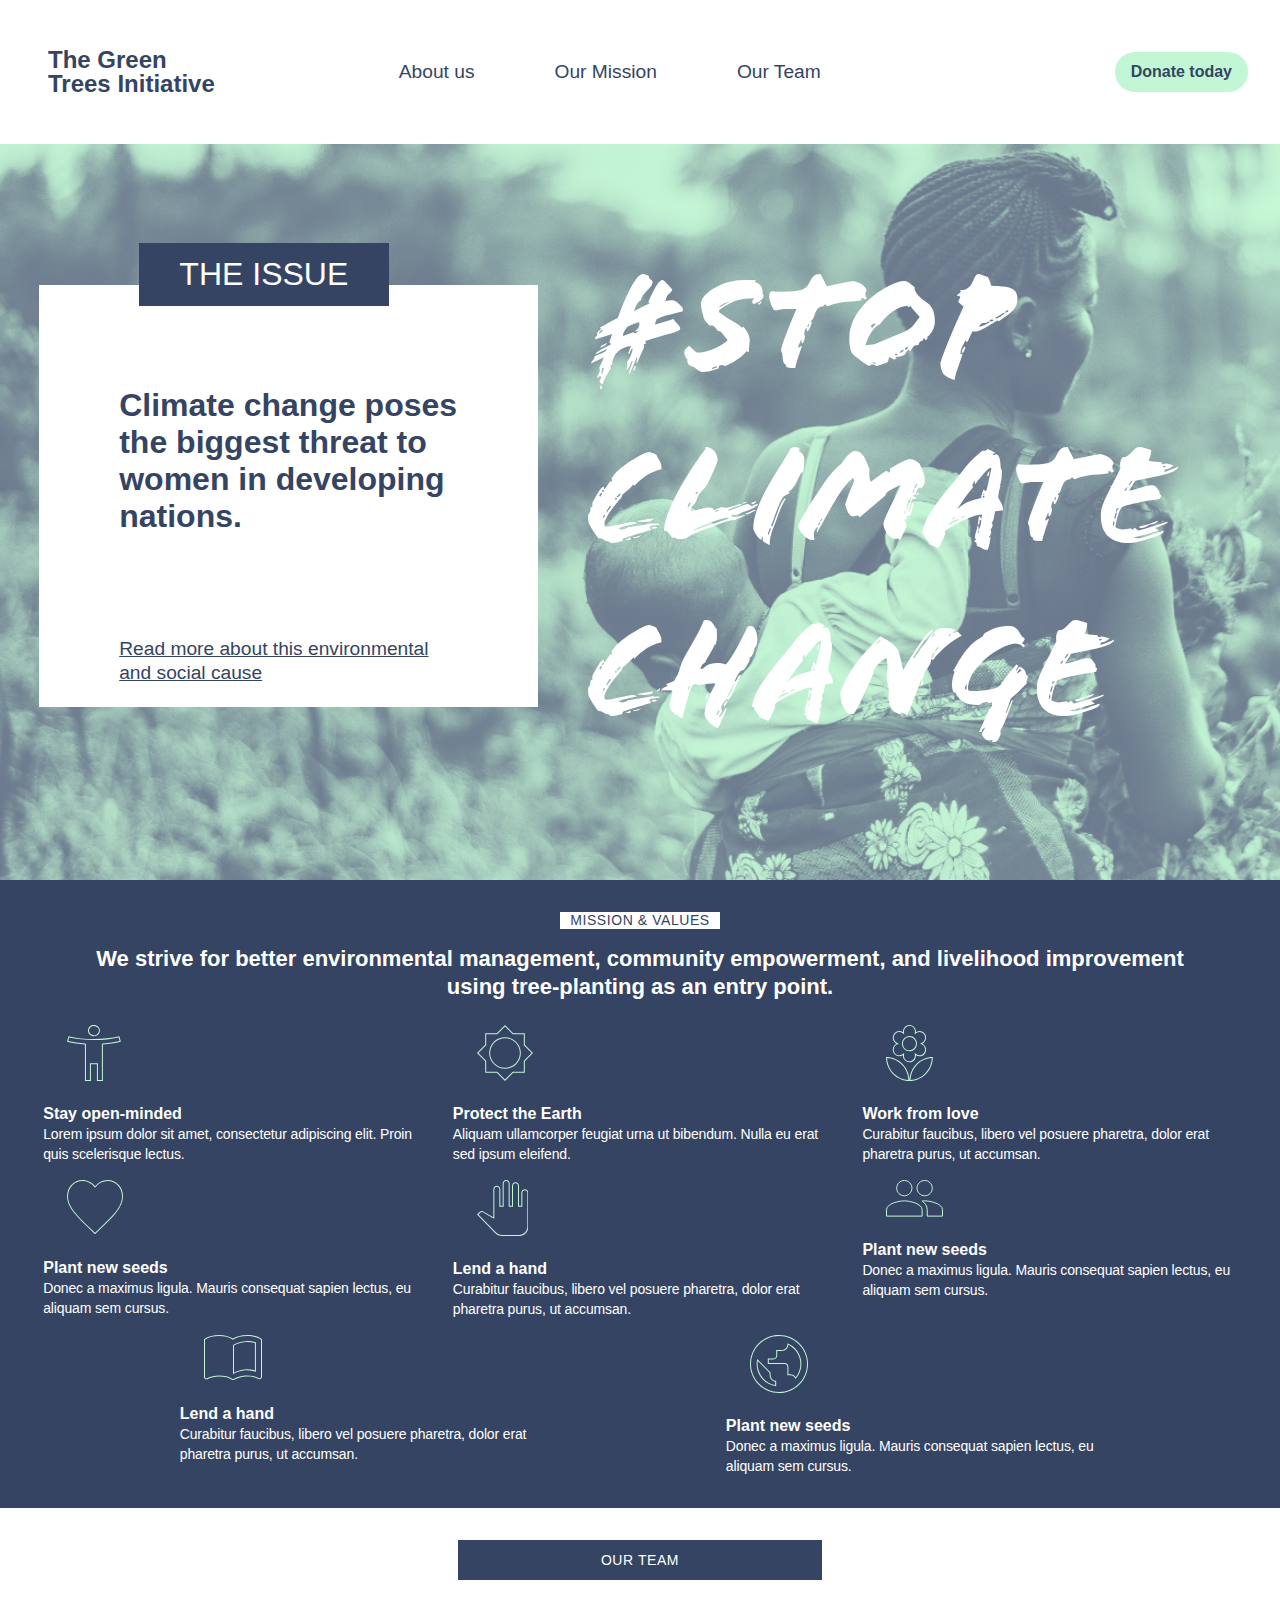
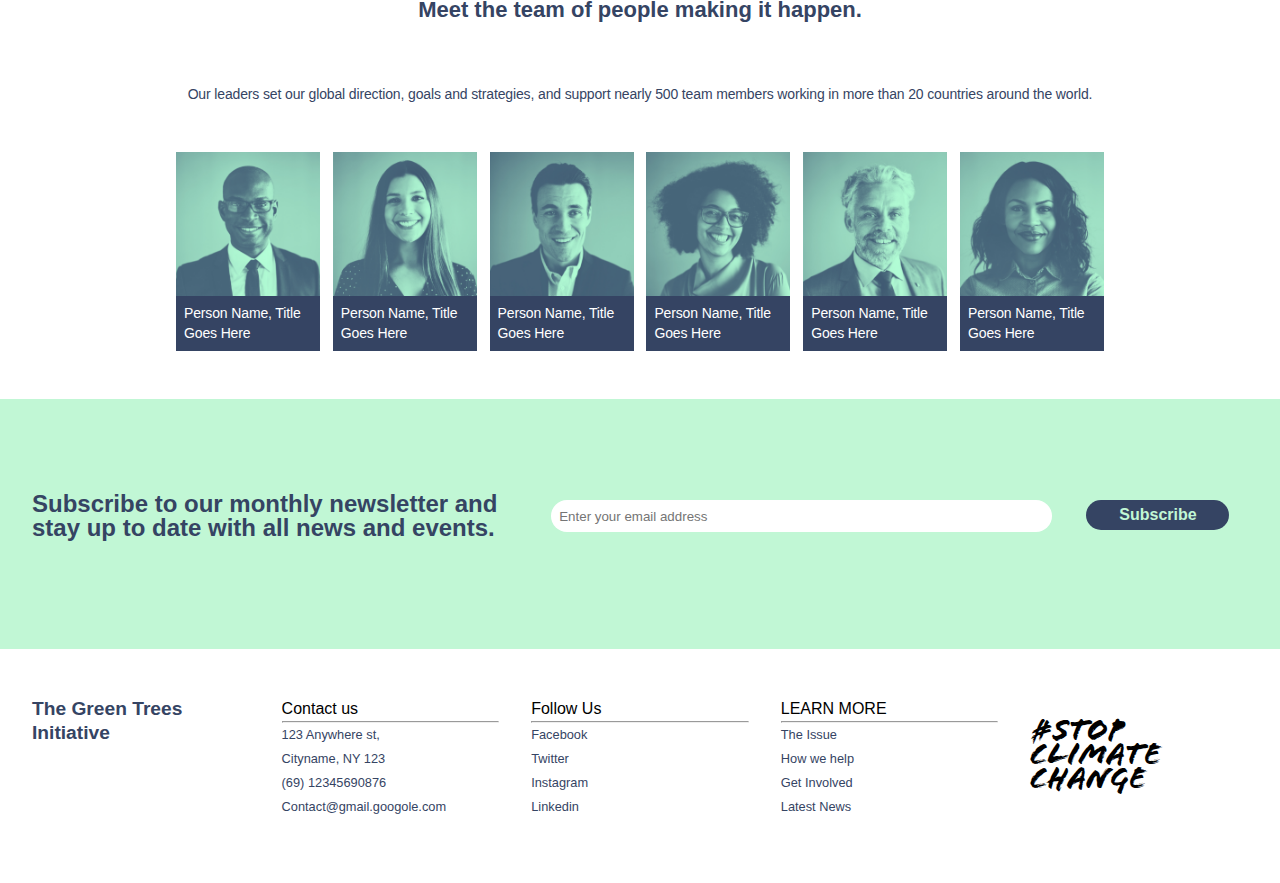
<file: public/about_us.html>
<!DOCTYPE html>
<html lang="en">
  <head>
    <meta charset="UTF-8" />
    <meta name="viewport" content="width=device-width, initial-scale=1.0" />
    <title>About Us | Green Trees Initiative</title>
    <link rel="stylesheet" href="css/home_styles.css" />
    <link rel="stylesheet" href="css/about_us.css" />
  </head>
  <body>
    <!-- Header  -->
    <header class="navbar p-32">
        <div class="main">
          <div class="title">
            <nav class="logo bold">
              <a href="index.html">The Green <br />Trees Initiative</a>
            </nav>
          </div>
          <div class="other-links">
            <nav class="nav-item light">
              <a href="about_us.html">About us</a>
            </nav>
            <nav class="nav-item light">
              <a href="#mission">Our Mission</a>
            </nav>
            <nav class="nav-item light">
              <a href="#team">Our Team</a>
            </nav>
          </div>
        </div>
        <div class="btn-container">
          <nav class="btn header-btn bold">
            <a href="donation.html">Donate today</a>
          </nav>
        </div>
      </header>

    <!-- Hero -->
    <section class="hero">
      <div class="quote">#STOP CLIMATE CHANGE</div>
      <div class="hero-container">
        <div class="hero-title">THE ISSUE</div>
        <div class="hero-content">
          Climate change poses the biggest threat to women in developing
          nations.
        </div>
        <div class="hero-caption">
          Read more about this environmental and social cause
        </div>
      </div>
    </section>

    <!-- About Misssion -->
    <section class="about-mission" id="mission">
      <div class="about-mission-title">MISSION & VALUES</div>
      <div class="matter">
        We strive for better environmental management, community empowerment,
        and livelihood improvement using tree-planting as an entry point.
      </div>
      <div class="icon-container">
        <div class="binder">
          <div class="about-mission-icon">
            <img src="../assets/about-us/Icon person.png" alt="">
          </div>
          <div class="heading">Stay open-minded</div>
          <div class="about-para">
            Lorem ipsum dolor sit amet, consectetur adipiscing elit. Proin quis
            scelerisque lectus.
          </div>
        </div>
        <div class="binder">
          <div class="about-mission-icon">
            <img src="../assets/about-us/Icon sun.png" alt="">
          </div>
          <div class="heading">Protect the Earth</div>
          <div class=about-para>
            Aliquam ullamcorper feugiat urna ut bibendum. Nulla eu erat sed
            ipsum eleifend.
          </div>
        </div>
        <div class="binder">
          <div class="about-mission-icon">
            <img src="../assets/about-us/Icon flower.png" alt="">
          </div>
          <div class="heading">Work from love</div>
          <div class=about-para>
            Curabitur faucibus, libero vel posuere pharetra, dolor erat pharetra
            purus, ut accumsan.
          </div>
        </div>
        <div class="binder">
          <div class="about-mission-icon">
            <img src="../assets/about-us/Icon heart.png" alt="">
          </div>
          <div class="heading">Plant new seeds</div>
          <div class=about-para>
            Donec a maximus ligula. Mauris consequat sapien lectus, eu aliquam
            sem cursus.
          </div>
        </div>
        <div class="binder">
          <div class="about-mission-icon">
            <img src="../assets/about-us/Icon hand.png" alt="">
          </div>
          <div class="heading">Lend a hand</div>
          <div class=about-para>
            Curabitur faucibus, libero vel posuere pharetra, dolor erat pharetra
            purus, ut accumsan.
          </div>
        </div>
        <div class="binder">
          <div class="about-mission-icon">
            <img src="../assets/about-us/Icon people.png" alt="">
          </div>
          <div class="heading">Plant new seeds</div>
          <div class=about-para>
            Donec a maximus ligula. Mauris consequat sapien lectus, eu aliquam
            sem cursus.
          </div>
        </div>
        <div class="binder">
          <div class="about-mission-icon">
            <img src="../assets/about-us/Icon book.png" alt="">
          </div>
          <div class="heading">Lend a hand</div>
          <div class=about-para>
            Curabitur faucibus, libero vel posuere pharetra, dolor erat pharetra
            purus, ut accumsan.
          </div>
        </div>
        <div class="binder">
          <div class="about-mission-icon">
            <img src="../assets/about-us/Icon earth.png" alt="">
          </div>
          <div class="heading">Plant new seeds</div>
          <div class=about-para>
            Donec a maximus ligula. Mauris consequat sapien lectus, eu aliquam
            sem cursus.
          </div>
        </div>
      </div>
    </section>

    <!-- Our Team -->
    <div class="our-team" id="team">
      <div class="our-title">OUR TEAM</div>
      <div class="meet">Meet the team of people making it happen.</div>
      <div class="cont1">
        Our leaders set our global direction, goals and strategies, and support
        nearly 500 team members working in more than 20 countries around the
        world.
      </div>
      <div class="photos">
        <div class="box1">
          <div class="b1">
            <img src="../assets/about-us/Screen-Shot-2018-10-04-at-9.35.07-PM.png" alt="">
            <div class="c1">Person Name, Title Goes Here</div>
          </div>
        </div>
        <div class="box1">
          <div class="b1 b2">
            <img src="../assets/about-us/Screen-Shot-2018-10-04-at-9.35.17-PM.png" alt="">

            <div class="c1">Person Name, Title Goes Here</div>
          </div>
        </div>
        <div class="box1">
          <div class="b1 b3">
            <img src="../assets/about-us/Screen-Shot-2018-10-04-at-9.35.37-PM.png" alt="">
            <div class="c1">Person Name, Title Goes Here</div>
          </div>
        </div>
        <div class="box1">
          <div class="b1 b4">
            <img src="../assets/about-us/Screen-Shot-2018-10-04-at-9.36.04-PM.png" alt="">
            <div class="c1">Person Name, Title Goes Here</div>
          </div>
        </div>
        <div class="box1">
          <div class="b1 b5">
            <img src="../assets/about-us/Screen-Shot-2018-10-04-at-9.36.19-PM.png" alt="">
            <div class="c1">Person Name, Title Goes Here</div>
          </div>
        </div>
        <div class="box1">
          <div class="b1 b6">
            <img src="../assets/about-us/Screen-Shot-2018-10-04-at-9.37.13-PM.png" alt="">
            <div class="c1">Person Name, Title Goes Here</div>
          </div>
        </div>
      </div>
    </div>

    <!-- Newsletter -->
    <section class="newsletter">
      <div class="subscribe">
        Subscribe to our monthly newsletter and stay up to date with all news
        and events.
      </div>
      <div class="subscribe-form">
        <input
          type="text"
          name="subscribe"
          class="subscribe-input"
          placeholder="Enter your email address"
        />
        <label for="subscribe" class="subscribe-btn" type="submit"
          >Subscribe</label
        >
      </div>
    </section>

    <!-- Footer -->
    <footer>
      <div class="foot-title">The Green Trees Initiative</div>
      <div class="contact-us">
        <p>Contact us</p>
        <hr />
        <div class="foot-contents">
          <p>123 Anywhere st,</p>
          <p>Cityname, NY 123</p>
          <p>(69) 12345690876</p>
          <p>Contact@gmail.googole.com</p>
        </div>
      </div>
      <div class="follow-us">
        <p>Follow Us</p>
        <hr />
        <div class="foot-contents">
          <p>Facebook</p>
          <p>Twitter</p>
          <p>Instagram</p>
          <p>Linkedin</p>
        </div>
      </div>
      <div class="learn-more">
        <p>LEARN MORE</p>
        <hr />
        <div class="foot-contents">
          <p>The Issue</p>
          <p>How we help</p>
          <p>Get Involved</p>
          <p>Latest News</p>
        </div>
      </div>
      <div class="foot-logo">#Stop Climate Change</div>
    </footer>

  </body>
</html>
</file>
<file: css/home_styles.css>
@font-face {
  font-family: 'Flood Std';
  src: url('../assets/fonts/FloodStd.otf');
}

* {
  margin: 0;
  padding: 0;
  box-sizing: border-box;
  font-family: "Helvetica", Helvetica, Arial, sans-serif;
}

a {
  text-decoration: none;
  color: inherit;
}

html {
  font-size: 16px;
}

body {
  font-size: 1rem;
  line-height: 1.5rem;
}

.navbar {
  display: flex;
  justify-content: space-between;
  align-items: center;
  flex-direction: column;
  padding: 1rem;
  padding-bottom: 1.5rem;
  background-color: #fff;
}

.main {
  display: flex;
  width: 100%;
  align-items: center;
  justify-content: space-between;
  padding: 1rem 0.5rem;
  gap: 1rem;
}

.title {
  font-size: 1.2rem;
  color: #354463;
  font-weight: bold;
}

.other-links {
  display: flex;
  flex-direction: column;
  letter-spacing: normal;
}

.nav-item {
  font-weight: 100;
  color: #354463;
}

.btn-container {
  display: flex;
  flex-direction: column;
  justify-content: center;
  gap: 1rem;
  width: 90%;
  text-align: center;
}
.btn {
  display: inline-block;
  padding: 0.5rem 1rem;
  background-color: #c1f7d5;
  color: #354463;
  font-weight: bold;
  text-decoration: none;
  border-radius: 1.5rem;
  cursor: pointer;
}

.hero {
  background-color: transparent;
  background-image: url("../assets/home/annie-spratt-135307-unsplash.png");
  background-position: 80% center;
  background-size: cover;
  background-repeat: no-repeat;
  height: 37rem;
  display: flex;
  flex-direction: column;
  justify-content: space-between;
  align-items: center;
  color: #354463;
  padding: 2rem;
}

.quote {
  height: 10rem;
  width: 100%;
  align-self: flex-start;
  font-family: 'Flood Std', sans-serif;
  font-size: 3rem;
  line-height: normal;
  color: #ffffff;
}

.hero-container {
  display: flex;
  flex-direction: column;
  align-items: center;
  justify-content: center;
  width: 100%;
  height: 50%;
  background-color: #fff;
  position: relative;
  padding: 0% 2rem;
}

.take-action {
  position: relative;
  height: 25rem;
  background-color: #c1f7d5;
  color: #354463;
  font-size: 1.2rem;
  padding: 0.5rem 1rem;
  text-decoration: none;
  display: flex;
  justify-content: center;
  align-items: center;
}

.hero-title,
.action-btn {
  height: 20%;
  width: 50%;
  display: flex;
  align-items: center;
  justify-content: center;
  font-size: 1rem;
  font-weight: lighter;
  margin-bottom: 1rem;
  background-color: #354463;
  color: #ffffff;
  position: absolute;
  top: -10%;
}

.action-btn {
  height: 10%;
  top: -5%;
  margin-bottom: 1rem;
}

.action-container {
  display: flex;
  align-items: center;
  justify-content: center;
  width: 90%;
  height: 100%;
  flex-wrap: wrap;
}

.card {
  width: 50%;
  height: 50%;
  display: flex;
  flex-direction: column;
  flex-wrap: wrap;
  align-items: flex-start;
  justify-content: center;
}

.card-title {
  font-size: 1.5rem;
  font-weight: bold;
  color: #354463;
  text-align: left;
}

.card-content {
  width: 100%;
  font-size: 0.8rem;
  font-weight: 100;
  font-style: normal;
  color: #354463;
  text-align: left;
  margin-bottom: 1rem;
}

.hero-content {
  width: 100%;
  height: 80%;
  font-family: "Helvetica", Helvetica, Arial, sans-serif;
  font-size: 1.2rem;
  font-weight: bolder;
  text-align: center;
  display: flex;
  flex-direction: column;
  align-items: center;
  justify-content: center;
}

.hero-caption {
  width: 100%;
  height: 20%;
  font-size: 1rem;
  text-decoration: underline;
  font-weight: 100;
  text-align: center;
  color: #354463;
}

.mission {
  background: #354463;
  display: flex;
  align-items: center;
  flex-direction: column;
  height: auto;
  padding: 3rem 2rem;
}

.mission-title {
  height: 6%;
  width: 50%;
  display: flex;
  align-items: center;
  justify-content: center;
  font-size: 1rem;
  font-weight: lighter;
  margin-bottom: 1rem;
  background-color: #ffff;
  color: #354463;
}

.mission-caption {
  width: 100%;
  color: #ffffff;
  font-size: 1.5rem;
  letter-spacing: 0px;
  font-weight: bold;
  text-align: center;
  margin-bottom: 5.5rem;
}

.mission-card-container {
  display: flex;
  align-items: center;
  justify-content: center;
  width: 90%;
  height: 100%;
  flex-direction: column;
  margin-top: 1rem;
}

.mission-card {
  width: 100%;
  height: 95%;
  display: flex;
  flex-direction: column;
  align-items: center;
  justify-content: space-around;
  background-color: #ffffff;
  margin-bottom: 5rem;
}

.img1 {
  background-image: url("../assets/home/tree-planting.png");
}

.img2 {
  background-image: url("../assets/home/education-training.png");
}

.img3 {
  background-image: url("../assets/home/advocacy.png");
}

.mission-card-img {
  background-size: cover;
  background-position: center;
  width: 80%;
  height: 176px;
  margin-top: -2rem;
  margin-bottom: 1rem;
}

.mission-card-title {
  top: 10rem;
  font-size: 1.2rem;
  font-weight: bold;
  color: #354463;
  text-align: center;
}

.mission-card-caption {
  height: auto;
  width: 80%;
  font-size: 0.8rem;
  font-weight: 100;
  color: #354463;
  text-align: center;
  margin-bottom: 1rem;
}

.mission-card-content {
  display: flex;
  flex-direction: column;
  align-items: center;
  justify-content: center;
  width: 100%;
  height: 80%;
}

.mission-card-btn {
  margin: 2rem;
}

.stats {
  background-image: url("../assets/home/did-you-know-background.png");
  background-repeat: no-repeat;
  background-size: cover;
  background-position: left center;
  display: flex;
  flex-direction: column;
  align-items: center;
  justify-content: center;
  width: 100%;
  height: auto;
  padding: 2rem;
}

.stat-quote {
  font-size: 2.5rem;
}

.upper {
  display: flex;
  flex-direction: column;
  justify-content: space-around;
  align-items: flex-start;
  width: 100%;
  height: auto;
  padding: 1rem;
}

.stats-container {
  display: flex;
  flex-direction: column;
  align-items: center;
  justify-content: center;
  width: 100%;
  height: auto;
}

.stats-title {
  font-size: 1.5rem;
  font-weight: lighter;
  background: #354463;
  color: #fff;
  text-align: center;
  margin-bottom: -0.75rem;
  height: 2rem;
  width: 80%;
  display: flex;
  justify-content: center;
  align-items: center;
  z-index: 1;
}

.stats-card {
  display: flex;
  flex-direction: row;
  align-items: center;
  justify-content: space-around;
  width: 100%;
  height: auto;
  margin-bottom: 2rem;
  background: #ffffff;
  padding: 1rem;
}

.stats-card-title {
  font-size: 1.2rem;
  font-weight: bold;
  color: #354463;
  text-align: flex-start;
}
.stats-card-content {
  font-size: 0.8rem;
  font-weight: 100;
  width: 80%;
  color: #354463;
  text-align: flex-start;
}
.stats-icon {
  background-color: #c1f7d5;
  border-radius: 50%;
  height: 32px;
  width: 32px;
  display: flex;
  justify-content: center;
  align-items: center;
  margin-bottom: 0.75rem;
}

/* Stories */
.stories {
  background-color: #ffffff;
  display: flex;
  flex-direction: column;
  align-items: center;
  justify-content: center;
  width: 100%;
  height: auto;
  padding: 2rem;
}
.story-title {
  font-size: 1.5rem;
  font-weight: lighter;
  background-color: #354463;
  color: #ffffff;
  text-align: center;
  margin-bottom: -0.75rem;
  height: 2rem;
  width: 60%;
  display: flex;
  justify-content: center;
  align-items: center;
  z-index: 1;
}
.story-img {
  background-image: url("../assets/home/lady-baby.png");
  background-repeat: no-repeat;
  background-size: cover;
  height: 312px;
  width: 312px;
  margin-bottom: 1rem;
}

.story-content {
  padding: 1rem;
  height: auto;
  width: 100%;
  font-size: large;
  font-weight: 900;
  text-align: center;
  background-color: #354463;
  color: #ffffff;
  display: flex;
  flex-direction: column;
  align-items: center;
  justify-content: center;
}

.story-upper {
  display: flex;
  flex-direction: column;
  align-items: center;
  justify-content: center;
  width: 242px;
  height: 203px;
}

.story-caption {
  font-size: 0.8rem;
  font-weight: 100;
  color: #ffffff;
  text-align: center;
  margin-top: 1rem;
}

.story-btn {
  margin-top: 1rem;
  width: 60%;
  display: flex;
  align-items: center;
  justify-content: center;
  font-weight: 900;
}

/* Events */
.events {
  background-color: #354463;
  display: flex;
  flex-direction: column;
  align-items: center;
  justify-content: center;
}
.event-container {
  width: 100%;
  height: auto;
  padding: 2rem;
  display: flex;
  flex-direction: column;
  align-items: center;
  justify-content: center;
}

.event-title {
  font-size: 1.5rem;
  font-weight: lighter;
  background-color: #ffffff;
  color: #354463;
  text-align: center;
  margin-bottom: -0.75rem;
  height: 2rem;
  width: 60%;
  display: flex;
  justify-content: center;
  align-items: center;
  z-index: 1;
}
.event-img {
  background-image: url("../assets/home/tree-planting.png");
  background-repeat: no-repeat;
  background-size: cover;
  height: 312px;
  width: 312px;
}

.event-content {
  padding: 1rem;
  height: auto;
  width: 100%;
  font-size: large;
  font-weight: 900;
  text-align: center;
  background-color: #354463;
  color: #ffffff;
  display: flex;
  flex-direction: column;
  align-items: center;
  justify-content: center;
}

.event-content-title {
  font-size: 1.5rem;
  font-weight: bold;
  color: #ffffff;
  text-align: center;
  margin: 1rem auto;
}

.event-content-caption {
  font-size: 1rem;
  font-weight: lighter;
  color: #ffffff;
  text-align: center;
  margin-bottom: 1rem;
}

.event-btn {
  width: 60%;
  display: flex;
  align-items: center;
  justify-content: center;
  font-weight: 900;
  align-self: center;
}

.newsletter {
  background-color: #C1F7D5;
  color: #354463;
  padding: 2rem;
  text-align: center;
  display: flex;
  flex-direction: column;
  justify-content: space-evenly;
  align-items: flex-start;
}

.subscribe {
  font-size: 1.2rem;
  font-weight: bold;
  margin-bottom: 1rem;
  text-align: left;
}
.subscribe-form {
  display: flex;
  align-items: center;
  justify-content: space-evenly;
  width: 100%;
  height: auto;
}
.subscribe-input {
  width: 60%;
  height: 2rem;
  padding: 0.5rem;
  border: none;
  border-radius: 1rem;
  margin-bottom: 1rem;
  align-items: center;
}

.subscribe-btn {
  width: auto;
  background-color: #354463;
  color: #c1f7d5;
  padding: 0.2rem;
  border: none;
  border-radius: 1rem;
  font-weight: bold;
  cursor: pointer;
  margin-left: 1rem;
  align-self: flex-start
}

footer {
  display: grid;
  grid-template-columns: 1fr 1fr;
  grid-template-rows: 1fr 1fr 1fr;
  gap: 2rem;
  padding: 0.5rem 2rem;
}

.foot-title {
  font-size: 1.2rem;
  font-weight: bold;
  color: #354463;
  text-align: left;
  margin-bottom: 1rem;
}
.foot-contents {
  font-size: 0.8rem;
  font-weight: 100;
  color: #354463;
  text-align: left;
  margin-bottom: 1rem;
}

.foot-logo {
  width: 100px;
  height: auto;
  margin-bottom: 1rem;
  grid-column: 2;
  font-size: 2rem;
  font-family: 'Flood Std', sans-serif;
}


/* Tablet */
@media (min-width: 768px) {
  /* Header */
  .navbar {
    flex-direction: row;
    justify-content: space-between;
  }

  .main {
    flex-direction: column;
    width: 70%;
    padding: 1rem;
  }

  .title {
    font-size: 1.5rem;
    align-self: flex-start;
  }

  .other-links {
    flex-direction: row;
    align-self: flex-start;
    gap: 2rem;
  }

  .btn-container {
    flex-direction: row;
    justify-content: space-around;
    width: auto;
  }

  /* Hero  */

  .hero {
    height: 40rem;
    padding: 1rem;
    justify-content: space-between;
  }

  .hero-container {
    width: 90%;
    height: 55%;
    padding: 0% 5rem;
    margin-bottom: 2rem;
  }

  .hero-title {
    left: 12%;
    width: 30%;
    height: 20%;
  }

  .hero-content {
    width: 100%;
    height: 100%;
    text-align: left;
    line-height: normal;
    font-size: 2rem;
  }

  .hero-caption {
    width: 100%;
    height: 20%;
    font-size: 1.2rem;
    text-decoration: underline;
    font-weight: 100;
    text-align: left;
    color: #354463;
  }

  .quote {
    font-size: 5rem;
  }

  /* Action  */
  .action-btn {
    width: 20%;
    height: 10%;
    top: -5%;
    font-size: 1.2rem;
  }

  .card-content {
    width: 80%;
  }

  /* Mission  */

  .mission-title {
    height: 3%;
    width: auto;
    align-self: flex-start;
  }
  .mission-caption {
    width: 100%;
    height: 12%;
    font-size: 2rem;
    line-height: 2rem;
    font-weight: bold;
    text-align: left;
    margin-bottom: 3rem;
  }

  .mission-card {
    flex-direction: row;
    flex-wrap: wrap;
    justify-content: flex-start;
    width: 100%;
    height: 100%;
  }
  .mission-card-img {
    width: 40%;
    margin-top: -5rem;
    margin-bottom: 1rem;
    margin-left: 2rem;
  }

  .mission-card-title {
    top: 5rem;
    font-size: 1.5rem;
    text-align: left;
  }

  .mission-card-content {
    margin-top: 2rem;
    width: 50%;
    height: 60%;
    padding: 0% 1rem;
    display: flex;
    flex-direction: column;
    align-items: flex-start;
    justify-content: center;
  }

  .mission-card-caption {
    width: 100%;
    font-size: 1rem;
    text-align: left;
    margin-bottom: 1rem;
    align-self: flex-end;
  }

  .mission-card-btn {
    width: 100%;
    display: flex;
    justify-content: center;
    align-items: center;
    margin-top: 1rem;
  }

  /* Stats  */
  .stats {
    flex-direction: row;
    align-items: flex-start;
  }
  .stats-title {
    width: auto;
    margin-left: 2rem;
    font-size: large;
    align-self: flex-start;
  }
  .stats-card-title {
    font-size: 2rem;
    margin-top: 1rem;
  }
  .stats-card-content {
    margin-top: 1rem;
  }

  /* Stories  */

  .story-img {
    height: 568px;
    width: 576px;
    align-self: flex-start;
  }
  .story-title {
    width: 20%;
    align-self: flex-start;
    margin-left: 2rem;
  }
  .story-content {
    width: 80%;
    margin-top: -8rem;
    margin-left: 5rem;
  }
  .story-upper {
    width: 489px;
    height: 106px;
    display: flex;
    flex-direction: column;
    align-items: center;
    justify-content: center;
  }

  .story-btn {
    width: 20%;
    display: flex;
    align-self: flex-start;
    margin-left: 7rem;
    align-items: center;
    justify-content: center;
    font-weight: 900;
    margin-top: 1rem;
  }

  /* Events  */
  .events {
    padding: 2rem;
    background-color: #354463;
    height: auto;
  }

  .event-title {
    width: 20%;
    align-self: center;
    margin-left: 20rem;
    font-size: 1.5rem;
    font-weight: lighter;
    background-color: #ffffff;
    color: #354463;
    text-align: center;
  }

  .event-img {
    height: 312px;
    width: 312px;
    align-self: flex-start;
    margin-left: 2rem;
  }

  .event-content {
    width: 50%;
    height: auto;
    padding: 1rem;
    font-size: large;
    font-weight: 900;
    text-align: center;
    background-color: #354463;
    color: #ffffff;
    display: flex;
    flex-direction: column;
    align-items: center;
    justify-content: center;

    margin-top: -18rem;
    margin-left: 25rem;
  }

  .event-content-caption {
    font-size: 0.75rem;
    margin-bottom: 1rem;
  }

  .subscribe {
    width: 75%;
  }

  .subscribe-input{
    width: 70%;
    height: 2rem;
    padding: 0.5rem;
    border: none;
    border-radius: 1rem;
    margin-bottom: 1rem;
    align-items: center;
  }

  .subscribe-btn {
    width: 20%;
    background-color: #354463;
    color: #c1f7d5;
    padding: 0.2rem;
    font-weight: bold;
    cursor: pointer;
    margin-left: 1rem;
    align-self: flex-start;
  }

  footer {
    grid-template-columns: 1fr 1fr 1fr;
    grid-template-rows: 1fr 1fr;
  }
  .learn-more {
    grid-column: 2;
  }
  .foot-logo {
    grid-column: 3;
  }
}

/* Desktop */
@media (min-width: 1024px) {
  /* Header  */
  .navbar {
    padding: 2rem;
    flex-direction: row;
  }

  .main {
    width: 80%;
    height: 80px;
    flex-direction: row;
    justify-content: space-evenly;
  }

  .title {
    font-size: 1.5rem;
  }

  .other-links {
    font-size: 1.2rem;
    height: 100%;
    justify-content: center;
    align-items: center;
    gap: 5rem;
    margin: 0 auto;
  }

  .btn-container {
    width: auto;
    gap: 2rem;
  }

  /* Hero  */

  .hero {
    flex-direction: row-reverse;
    height: 46rem;
    justify-content: space-around;
    align-items: center;
  }

  .hero-title {
    left: 20%;
    width: 50%;
    height: 15%;
    font-size: 2rem;
  }

  .hero-container {
    width: 40%;
    height: 60%;
    padding: 0% 5rem;
  }
  .quote {
    width: 50%;
    align-self: flex-start;
    font-size: 9rem;
    margin-left: 2rem;
    margin-top: 6rem;
  }

  /* Action */

  .take-action {
    height: 20rem;
    font-size: 1.5rem;
    padding: 1rem 2rem;
  }

  .action-btn {
    width: 20%;
    height: 15%;
    top: -5%;
    font-size: 1.5rem;
  }

  .action-container {
    flex-direction: row;
    flex-wrap: nowrap;
  }

  .card {
    height: auto;
    margin: 1rem;
    padding: 1rem;
    display: flex;
    flex-direction: column;
    align-items: flex-start;
    justify-content: center;
  }

  .card-title {
    font-size: 2rem;
    height: auto;
    margin-bottom: 0.8rem;
  }

  .card-content {
    font-size: 0.8rem;
    width: 100%;
  }

  /* Mission  */
  .mission-title {
    height: 2rem;
  }
  .mission-card-container {
    margin-top: 2rem;
    flex-direction: row;
    justify-content: space-between;
    align-items: center;
  }
  .mission-card {
    width: 30%;
    justify-content: flex-start;
  }
  .mission-card-img {
    height: 20rem;
    width: 100%;
    margin-top: -10%;
    margin-left: 2rem;
  }
  .mission-card-title {
    width: 100%;
    font-size: 2rem;
    line-height: 2rem;
    margin-bottom: 2rem;
  }
  .mission-card-content {
    flex-direction: column;
    justify-content: center;
    align-items: center;
    width: 100%;
  }

  /* stats  */
  .stats-btn {
    margin-right: 2rem;
  }

  .stat-quote {
    font-size: 5rem;
  }
  .upper {
    align-items: flex-end;
    justify-content: space-evenly;
  }
  .stats-container {
    width: 80%;
    height: auto;
    flex-direction: column;
    align-items: flex-start;
    justify-content: center;
  }

  .stats-card {
    width: 80%;
    height: auto;
    flex-direction: row;
    align-items: center;
    justify-content: space-between;
    padding: 1rem;
    margin-bottom: 2rem;
  }

  /* Stories  */
  .stories {
    padding: 2rem;
    margin-bottom: 2rem;
    height: 650px;
  }

  .story-title {
    width: 20%;
    align-self: flex-start;
    margin-left: 25rem;
  }
  .story-img {
    height: 568px;
    width: 640px;
    align-self: flex-end;
  }
  .story-content {
    width: 544px;
    height: 344px;
    margin-top: -25rem;
    margin-right: 30rem;
  }
  .story-upper {
    text-align: left;
    width: 100%;
    height: 100%;
  }

  /* events  */
  .event-container {
    margin-bottom: 2rem;
    justify-content: center;
  }
  .events {
    padding: 3rem;
    height: 800px;
  }

  .newsletter {
    flex-direction: row;
    align-items: center;
    height: 250px;
  }

  .subscribe {
    width: 70%;
    font-size: 1.5rem;
    margin-bottom: 1rem;
  }

  footer {
    grid-template-columns: repeat(5, 1fr);
    grid-template-rows: 1fr;
    padding: 3rem 2rem;
  }
  .foot-logo {
    grid-column: 5;
    align-self: center;
  }
  .learn-more {
    grid-column: 4;
    align-self: center;
  }
}
</file>
<file: public/css/home_styles.css>
@font-face {
  font-family: 'Flood Std';
  src: url('../../assets/fonts/FloodStd.otf');
}

* {
  margin: 0;
  padding: 0;
  box-sizing: border-box;
  font-family: "Helvetica", Helvetica, Arial, sans-serif;
}

a {
  text-decoration: none;
  color: inherit;
}

html {
  font-size: 16px;
}

body {
  font-size: 1rem;
  line-height: 1.5rem;
}

.navbar {
  display: flex;
  justify-content: space-between;
  align-items: center;
  flex-direction: column;
  padding: 1rem;
  padding-bottom: 1.5rem;
  background-color: #fff;
}

.main {
  display: flex;
  width: 100%;
  align-items: center;
  justify-content: space-between;
  padding: 1rem 0.5rem;
  gap: 1rem;
}

.title {
  font-size: 1.2rem;
  color: #354463;
  font-weight: bold;
}

.other-links {
  display: flex;
  flex-direction: column;
  letter-spacing: normal;
}

.nav-item {
  font-weight: 100;
  color: #354463;
}

.btn-container {
  display: flex;
  flex-direction: column;
  justify-content: center;
  gap: 1rem;
  width: 90%;
  text-align: center;
}
.btn {
  display: inline-block;
  padding: 0.5rem 1rem;
  background-color: #c1f7d5;
  color: #354463;
  font-weight: bold;
  text-decoration: none;
  border-radius: 1.5rem;
  cursor: pointer;
}

.hero {
  background-color: transparent;
  background-image: url("../../assets/home/annie-spratt-135307-unsplash.png");
  background-position: 80% center;
  background-size: cover;
  background-repeat: no-repeat;
  height: 37rem;
  display: flex;
  flex-direction: column;
  justify-content: space-between;
  align-items: center;
  color: #354463;
  padding: 2rem;
}

.quote {
  height: 10rem;
  width: 100%;
  align-self: flex-start;
  font-family: 'Flood Std', sans-serif;
  font-size: 3rem;
  line-height: normal;
  color: #ffffff;
}

.hero-container {
  display: flex;
  flex-direction: column;
  align-items: center;
  justify-content: center;
  width: 100%;
  height: 50%;
  background-color: #fff;
  position: relative;
  padding: 0% 2rem;
}

.take-action {
  position: relative;
  height: 25rem;
  background-color: #c1f7d5;
  color: #354463;
  font-size: 1.2rem;
  padding: 0.5rem 1rem;
  text-decoration: none;
  display: flex;
  justify-content: center;
  align-items: center;
}

.hero-title,
.action-btn {
  height: 20%;
  width: 50%;
  display: flex;
  align-items: center;
  justify-content: center;
  font-size: 1rem;
  font-weight: lighter;
  margin-bottom: 1rem;
  background-color: #354463;
  color: #ffffff;
  position: absolute;
  top: -10%;
}

.action-btn {
  height: 10%;
  top: -5%;
  margin-bottom: 1rem;
}

.action-container {
  display: flex;
  align-items: center;
  justify-content: center;
  width: 90%;
  height: 100%;
  flex-wrap: wrap;
}

.card {
  width: 50%;
  height: 50%;
  display: flex;
  flex-direction: column;
  flex-wrap: wrap;
  align-items: flex-start;
  justify-content: center;
}

.card-title {
  font-size: 1.5rem;
  font-weight: bold;
  color: #354463;
  text-align: left;
}

.card-content {
  width: 100%;
  font-size: 0.8rem;
  font-weight: 100;
  font-style: normal;
  color: #354463;
  text-align: left;
  margin-bottom: 1rem;
}

.hero-content {
  width: 100%;
  height: 80%;
  font-family: "Helvetica", Helvetica, Arial, sans-serif;
  font-size: 1.2rem;
  font-weight: bolder;
  text-align: center;
  display: flex;
  flex-direction: column;
  align-items: center;
  justify-content: center;
}

.hero-caption {
  width: 100%;
  height: 20%;
  font-size: 1rem;
  text-decoration: underline;
  font-weight: 100;
  text-align: center;
  color: #354463;
}

.mission {
  background: #354463;
  display: flex;
  align-items: center;
  flex-direction: column;
  height: auto;
  padding: 3rem 2rem;
}

.mission-title {
  height: 6%;
  width: 50%;
  display: flex;
  align-items: center;
  justify-content: center;
  font-size: 1rem;
  font-weight: lighter;
  margin-bottom: 1rem;
  background-color: #ffff;
  color: #354463;
}

.mission-caption {
  width: 100%;
  color: #ffffff;
  font-size: 1.5rem;
  letter-spacing: 0px;
  font-weight: bold;
  text-align: center;
  margin-bottom: 5.5rem;
}

.mission-card-container {
  display: flex;
  align-items: center;
  justify-content: center;
  width: 90%;
  height: 100%;
  flex-direction: column;
  margin-top: 1rem;
}

.mission-card {
  width: 100%;
  height: 95%;
  display: flex;
  flex-direction: column;
  align-items: center;
  justify-content: space-around;
  background-color: #ffffff;
  margin-bottom: 5rem;
}

.img1 {
  background-image: url("../../assets/home/tree-planting.png");
}

.img2 {
  background-image: url("../../assets/home/education-training.png");
}

.img3 {
  background-image: url("../../assets/home/advocacy.png");
}

.mission-card-img {
  background-size: cover;
  background-position: center;
  width: 80%;
  height: 176px;
  margin-top: -2rem;
  margin-bottom: 1rem;
}

.mission-card-title {
  top: 10rem;
  font-size: 1.2rem;
  font-weight: bold;
  color: #354463;
  text-align: center;
}

.mission-card-caption {
  height: auto;
  width: 80%;
  font-size: 0.8rem;
  font-weight: 100;
  color: #354463;
  text-align: center;
  margin-bottom: 1rem;
}

.mission-card-content {
  display: flex;
  flex-direction: column;
  align-items: center;
  justify-content: center;
  width: 100%;
  height: 80%;
}

.mission-card-btn {
  margin: 2rem;
}

.stats {
  background-image: url("../../assets/home/did-you-know-background.png");
  background-repeat: no-repeat;
  background-size: cover;
  background-position: left center;
  display: flex;
  flex-direction: column;
  align-items: center;
  justify-content: center;
  width: 100%;
  height: auto;
  padding: 2rem;
}

.stat-quote {
  font-size: 2.5rem;
}

.upper {
  display: flex;
  flex-direction: column;
  justify-content: space-around;
  align-items: flex-start;
  width: 100%;
  height: auto;
  padding: 1rem;
}

.stats-container {
  display: flex;
  flex-direction: column;
  align-items: center;
  justify-content: center;
  width: 100%;
  height: auto;
}

.stats-title {
  font-size: 1.5rem;
  font-weight: lighter;
  background: #354463;
  color: #fff;
  text-align: center;
  margin-bottom: -0.75rem;
  height: 2rem;
  width: 80%;
  display: flex;
  justify-content: center;
  align-items: center;
  z-index: 1;
}

.stats-card {
  display: flex;
  flex-direction: row;
  align-items: center;
  justify-content: space-around;
  width: 100%;
  height: auto;
  margin-bottom: 2rem;
  background: #ffffff;
  padding: 1rem;
}

.stats-card-title {
  font-size: 1.2rem;
  font-weight: bold;
  color: #354463;
  text-align: flex-start;
}
.stats-card-content {
  font-size: 0.8rem;
  font-weight: 100;
  width: 80%;
  color: #354463;
  text-align: flex-start;
}
.stats-icon {
  background-color: #c1f7d5;
  border-radius: 50%;
  height: 32px;
  width: 32px;
  display: flex;
  justify-content: center;
  align-items: center;
  margin-bottom: 0.75rem;
}

/* Stories */
.stories {
  background-color: #ffffff;
  display: flex;
  flex-direction: column;
  align-items: center;
  justify-content: center;
  width: 100%;
  height: auto;
  padding: 2rem;
}
.story-title {
  font-size: 1.5rem;
  font-weight: lighter;
  background-color: #354463;
  color: #ffffff;
  text-align: center;
  margin-bottom: -0.75rem;
  height: 2rem;
  width: 60%;
  display: flex;
  justify-content: center;
  align-items: center;
  z-index: 1;
}
.story-img {
  background-image: url("../../assets/home/lady-baby.png");
  background-repeat: no-repeat;
  background-size: cover;
  height: 312px;
  width: 312px;
  margin-bottom: 1rem;
}

.story-content {
  padding: 1rem;
  height: auto;
  width: 100%;
  font-size: large;
  font-weight: 900;
  text-align: center;
  background-color: #354463;
  color: #ffffff;
  display: flex;
  flex-direction: column;
  align-items: center;
  justify-content: center;
}

.story-upper {
  display: flex;
  flex-direction: column;
  align-items: center;
  justify-content: center;
  width: 242px;
  height: 203px;
}

.story-caption {
  font-size: 0.8rem;
  font-weight: 100;
  color: #ffffff;
  text-align: center;
  margin-top: 1rem;
}

.story-btn {
  margin-top: 1rem;
  width: 60%;
  display: flex;
  align-items: center;
  justify-content: center;
  font-weight: 900;
}

/* Events */
.events {
  background-color: #354463;
  display: flex;
  flex-direction: column;
  align-items: center;
  justify-content: center;
}
.event-container {
  width: 100%;
  height: auto;
  padding: 2rem;
  display: flex;
  flex-direction: column;
  align-items: center;
  justify-content: center;
}

.event-title {
  font-size: 1.5rem;
  font-weight: lighter;
  background-color: #ffffff;
  color: #354463;
  text-align: center;
  margin-bottom: -0.75rem;
  height: 2rem;
  width: 60%;
  display: flex;
  justify-content: center;
  align-items: center;
  z-index: 1;
}
.event-img {
  background-image: url("../../../assets/home/tree-planting.png");
  background-repeat: no-repeat;
  background-size: cover;
  height: 312px;
  width: 312px;
}

.event-content {
  padding: 1rem;
  height: auto;
  width: 100%;
  font-size: large;
  font-weight: 900;
  text-align: center;
  background-color: #354463;
  color: #ffffff;
  display: flex;
  flex-direction: column;
  align-items: center;
  justify-content: center;
}

.event-content-title {
  font-size: 1.5rem;
  font-weight: bold;
  color: #ffffff;
  text-align: center;
  margin: 1rem auto;
}

.event-content-caption {
  font-size: 1rem;
  font-weight: lighter;
  color: #ffffff;
  text-align: center;
  margin-bottom: 1rem;
}

.event-btn {
  width: 60%;
  display: flex;
  align-items: center;
  justify-content: center;
  font-weight: 900;
  align-self: center;
}

.newsletter {
  background-color: #C1F7D5;
  color: #354463;
  padding: 2rem;
  text-align: center;
  display: flex;
  flex-direction: column;
  justify-content: space-evenly;
  align-items: flex-start;
}

.subscribe {
  font-size: 1.2rem;
  font-weight: bold;
  margin-bottom: 1rem;
  text-align: left;
}
.subscribe-form {
  display: flex;
  align-items: center;
  justify-content: space-evenly;
  width: 100%;
  height: auto;
}
.subscribe-input {
  width: 60%;
  height: 2rem;
  padding: 0.5rem;
  border: none;
  border-radius: 1rem;
  margin-bottom: 1rem;
  align-items: center;
}

.subscribe-btn {
  width: auto;
  background-color: #354463;
  color: #c1f7d5;
  padding: 0.2rem;
  border: none;
  border-radius: 1rem;
  font-weight: bold;
  cursor: pointer;
  margin-left: 1rem;
  align-self: flex-start
}

footer {
  display: grid;
  grid-template-columns: 1fr 1fr;
  grid-template-rows: 1fr 1fr 1fr;
  gap: 2rem;
  padding: 0.5rem 2rem;
}

.foot-title {
  font-size: 1.2rem;
  font-weight: bold;
  color: #354463;
  text-align: left;
  margin-bottom: 1rem;
}
.foot-contents {
  font-size: 0.8rem;
  font-weight: 100;
  color: #354463;
  text-align: left;
  margin-bottom: 1rem;
}

.foot-logo {
  width: 100px;
  height: auto;
  margin-bottom: 1rem;
  grid-column: 2;
  font-size: 2rem;
  font-family: 'Flood Std', sans-serif;
}


/* Tablet */
@media (min-width: 768px) {
  /* Header */
  .navbar {
    flex-direction: row;
    justify-content: space-between;
  }

  .main {
    flex-direction: column;
    width: 70%;
    padding: 1rem;
  }

  .title {
    font-size: 1.5rem;
    align-self: flex-start;
  }

  .other-links {
    flex-direction: row;
    align-self: flex-start;
    gap: 2rem;
  }

  .btn-container {
    flex-direction: row;
    justify-content: space-around;
    width: auto;
  }

  /* Hero  */

  .hero {
    height: 40rem;
    padding: 1rem;
    justify-content: space-between;
  }

  .hero-container {
    width: 90%;
    height: 55%;
    padding: 0% 5rem;
    margin-bottom: 2rem;
  }

  .hero-title {
    left: 12%;
    width: 30%;
    height: 20%;
  }

  .hero-content {
    width: 100%;
    height: 100%;
    text-align: left;
    line-height: normal;
    font-size: 2rem;
  }

  .hero-caption {
    width: 100%;
    height: 20%;
    font-size: 1.2rem;
    text-decoration: underline;
    font-weight: 100;
    text-align: left;
    color: #354463;
  }

  .quote {
    font-size: 5rem;
  }

  /* Action  */
  .action-btn {
    width: 20%;
    height: 10%;
    top: -5%;
    font-size: 1.2rem;
  }

  .card-content {
    width: 80%;
  }

  /* Mission  */

  .mission-title {
    height: 3%;
    width: auto;
    align-self: flex-start;
  }
  .mission-caption {
    width: 100%;
    height: 12%;
    font-size: 2rem;
    line-height: 2rem;
    font-weight: bold;
    text-align: left;
    margin-bottom: 3rem;
  }

  .mission-card {
    flex-direction: row;
    flex-wrap: wrap;
    justify-content: flex-start;
    width: 100%;
    height: 100%;
  }
  .mission-card-img {
    width: 40%;
    margin-top: -5rem;
    margin-bottom: 1rem;
    margin-left: 2rem;
  }

  .mission-card-title {
    top: 5rem;
    font-size: 1.5rem;
    text-align: left;
  }

  .mission-card-content {
    margin-top: 2rem;
    width: 50%;
    height: 60%;
    padding: 0% 1rem;
    display: flex;
    flex-direction: column;
    align-items: flex-start;
    justify-content: center;
  }

  .mission-card-caption {
    width: 100%;
    font-size: 1rem;
    text-align: left;
    margin-bottom: 1rem;
    align-self: flex-end;
  }

  .mission-card-btn {
    width: 100%;
    display: flex;
    justify-content: center;
    align-items: center;
    margin-top: 1rem;
  }

  /* Stats  */
  .stats {
    flex-direction: row;
    align-items: flex-start;
  }
  .stats-title {
    width: auto;
    margin-left: 2rem;
    font-size: large;
    align-self: flex-start;
  }
  .stats-card-title {
    font-size: 2rem;
    margin-top: 1rem;
  }
  .stats-card-content {
    margin-top: 1rem;
  }

  /* Stories  */

  .story-img {
    height: 568px;
    width: 576px;
    align-self: flex-start;
  }
  .story-title {
    width: 20%;
    align-self: flex-start;
    margin-left: 2rem;
  }
  .story-content {
    width: 80%;
    margin-top: -8rem;
    margin-left: 5rem;
  }
  .story-upper {
    width: 489px;
    height: 106px;
    display: flex;
    flex-direction: column;
    align-items: center;
    justify-content: center;
  }

  .story-btn {
    width: 20%;
    display: flex;
    align-self: flex-start;
    margin-left: 7rem;
    align-items: center;
    justify-content: center;
    font-weight: 900;
    margin-top: 1rem;
  }

  /* Events  */
  .events {
    padding: 2rem;
    background-color: #354463;
    height: auto;
  }

  .event-title {
    width: 20%;
    align-self: center;
    margin-left: 20rem;
    font-size: 1.5rem;
    font-weight: lighter;
    background-color: #ffffff;
    color: #354463;
    text-align: center;
  }

  .event-img {
    height: 312px;
    width: 312px;
    align-self: flex-start;
    margin-left: 2rem;
  }

  .event-content {
    width: 50%;
    height: auto;
    padding: 1rem;
    font-size: large;
    font-weight: 900;
    text-align: center;
    background-color: #354463;
    color: #ffffff;
    display: flex;
    flex-direction: column;
    align-items: center;
    justify-content: center;

    margin-top: -18rem;
    margin-left: 25rem;
  }

  .event-content-caption {
    font-size: 0.75rem;
    margin-bottom: 1rem;
  }

  .subscribe {
    width: 75%;
  }

  .subscribe-input{
    width: 70%;
    height: 2rem;
    padding: 0.5rem;
    border: none;
    border-radius: 1rem;
    margin-bottom: 1rem;
    align-items: center;
  }

  .subscribe-btn {
    width: 20%;
    background-color: #354463;
    color: #c1f7d5;
    padding: 0.2rem;
    font-weight: bold;
    cursor: pointer;
    margin-left: 1rem;
    align-self: flex-start;
  }

  footer {
    grid-template-columns: 1fr 1fr 1fr;
    grid-template-rows: 1fr 1fr;
  }
  .learn-more {
    grid-column: 2;
  }
  .foot-logo {
    grid-column: 3;
  }
}

/* Desktop */
@media (min-width: 1024px) {
  /* Header  */
  .navbar {
    padding: 2rem;
    flex-direction: row;
  }

  .main {
    width: 80%;
    height: 80px;
    flex-direction: row;
    justify-content: space-evenly;
  }

  .title {
    font-size: 1.5rem;
  }

  .other-links {
    font-size: 1.2rem;
    height: 100%;
    justify-content: center;
    align-items: center;
    gap: 5rem;
    margin: 0 auto;
  }

  .btn-container {
    width: auto;
    gap: 2rem;
  }

  /* Hero  */

  .hero {
    flex-direction: row-reverse;
    height: 46rem;
    justify-content: space-around;
    align-items: center;
  }

  .hero-title {
    left: 20%;
    width: 50%;
    height: 15%;
    font-size: 2rem;
  }

  .hero-container {
    width: 40%;
    height: 60%;
    padding: 0% 5rem;
  }
  .quote {
    width: 50%;
    align-self: flex-start;
    font-size: 9rem;
    margin-left: 2rem;
    margin-top: 6rem;
  }

  /* Action */

  .take-action {
    height: 20rem;
    font-size: 1.5rem;
    padding: 1rem 2rem;
  }

  .action-btn {
    width: 20%;
    height: 15%;
    top: -5%;
    font-size: 1.5rem;
  }

  .action-container {
    flex-direction: row;
    flex-wrap: nowrap;
  }

  .card {
    height: auto;
    margin: 1rem;
    padding: 1rem;
    display: flex;
    flex-direction: column;
    align-items: flex-start;
    justify-content: center;
  }

  .card-title {
    font-size: 2rem;
    height: auto;
    margin-bottom: 0.8rem;
  }

  .card-content {
    font-size: 0.8rem;
    width: 100%;
  }

  /* Mission  */
  .mission-title {
    height: 2rem;
  }
  .mission-card-container {
    margin-top: 2rem;
    flex-direction: row;
    justify-content: space-between;
    align-items: center;
  }
  .mission-card {
    width: 30%;
    justify-content: flex-start;
  }
  .mission-card-img {
    height: 20rem;
    width: 100%;
    margin-top: -10%;
    margin-left: 2rem;
  }
  .mission-card-title {
    width: 100%;
    font-size: 2rem;
    line-height: 2rem;
    margin-bottom: 2rem;
  }
  .mission-card-content {
    flex-direction: column;
    justify-content: center;
    align-items: center;
    width: 100%;
  }

  /* stats  */
  .stats-btn {
    margin-right: 2rem;
  }

  .upper {
    align-items: flex-end;
    justify-content: space-evenly;
  }
  .stats-container {
    width: 80%;
    height: auto;
    flex-direction: column;
    align-items: flex-start;
    justify-content: center;
  }

  .stats-card {
    width: 80%;
    height: auto;
    flex-direction: row;
    align-items: center;
    justify-content: space-between;
    padding: 1rem;
    margin-bottom: 2rem;
  }

  /* Stories  */
  .stories {
    padding: 2rem;
    margin-bottom: 2rem;
    height: 650px;
  }

  .story-title {
    width: 20%;
    align-self: flex-start;
    margin-left: 25rem;
  }
  .story-img {
    height: 568px;
    width: 640px;
    align-self: flex-end;
  }
  .story-content {
    width: 544px;
    height: 344px;
    margin-top: -25rem;
    margin-right: 30rem;
  }
  .story-upper {
    text-align: left;
    width: 100%;
    height: 100%;
  }

  /* events  */
  .event-container {
    margin-bottom: 2rem;
    justify-content: center;
  }
  .events {
    padding: 3rem;
    height: 800px;
  }

  .newsletter {
    flex-direction: row;
    align-items: center;
    height: 250px;
  }

  .subscribe {
    width: 70%;
    font-size: 1.5rem;
    margin-bottom: 1rem;
  }

  footer {
    grid-template-columns: repeat(5, 1fr);
    grid-template-rows: 1fr;
    padding: 3rem 2rem;
  }
  .foot-logo {
    grid-column: 5;
    align-self: center;
  }
  .learn-more {
    grid-column: 4;
    align-self: center;
  }
}
</file>
<file: css/about_us.css>
* {
  margin: 0;
  padding: 0;
  box-sizing: border-box;
}

.head {
  height: 20%;
  width: 100%;
  display: flex;
  justify-content: space-between;
}

.head1 {
  color: #354463;
  top: 2.8125rem;
  left: 2rem;
  width: 7.8125rem;
  height: 2.5rem;
  text-align: left;
  font: normal normal bold 18px/22px Helvetica;
  letter-spacing: 0px;
  color: #354463;
  opacity: 1;
  margin: 10px 10px 10px 10px;
}

.side {
  text-align: left;
  font: normal normal 300 14px/20px Helvetica;
  letter-spacing: -0.14px;
  color: #354463;
  opacity: 1;
  margin-bottom: 20px;
  margin-top: 10px;
}

.donate {
  text-align: left;
  font: normal normal bold 18px/22px Helvetica;
  letter-spacing: 0px;
  color: #354463;
  opacity: 1;
}
.don {
  height: 2.5rem;
  width: 90%;
  background: #c1f7d5 0% 0% no-repeat padding-box;
  border-radius: 100px;
  display: flex;
  justify-content: center;
  align-items: center;
  margin: 1rem;
  border: none;
  text-align: left;
  font: normal normal bold 18px/22px Helvetica;
  letter-spacing: 0px;
  color: #354463;
  opacity: 1;
  cursor: pointer;
  transition: background-color 0.3s ease, transform 0.1s ease;
  text-decoration: none;
}

.don:hover {
  background-color: #a8eec3;
}

.don:active {
  background-color: #91dcb0;
  transform: scale(0.98);
}
.main7 {
  height: 74vh;
  width: 100%;
  position: relative;
}

.h1 {
  position: absolute;
  top: 12%;
}

.quote {
  right: 0.1%;
  transform: translateX(-5%);
  height: 9rem;
  width: 50%;
  background-size: contain;
  object-fit: contain;
  background-repeat: no-repeat;
}

.q1 {
  background-image: url("/assets/home/stopclimatechange1.png");
  position: absolute;
  top: 65%;
}

.con {
  height: 19%;
  width: 31%;
  position: absolute;
  top: 14%;
  right: 10%;
}

.us {
  text-align: left;
  font: normal normal normal 11px/13px Helvetica;
  letter-spacing: 0.44px;
  color: #354463;
  opacity: 1;
}

.contact {
  text-align: left;
  font: normal normal normal 11px/13px Helvetica;
  letter-spacing: 0.44px;
  color: #354463;
  opacity: 1;
  margin-bottom: 5%;
}

.f1 {
  top: 40%;
  left: 15%;
}

.l2 {
  top: 40%;
  right: 4%;
}
.pic {
  height: 80vh;
  width: 100%;
  background-image: url("../assets/about-us/annie-spratt-427339-unsplash.png");
  background-position: center center;
  background-repeat: no-repeat;
  background-size: cover;
  opacity: 0.76;
  position: relative;
}
.picquote {
  position: absolute;
  left: 25%;
  top: 9%;
  transform: translateX(-5%);
  height: 9rem;
  width: 50%;
  background-image: url("../assets/home/stopclimatechange.png");
  background-size: contain;
  object-fit: contain;
  background-repeat: no-repeat;
}
.box {
  height: 50%;
  background-color: white;
  width: 80%;
  position: absolute;
  bottom: 5%;
  left: 50%;
  transform: translateX(-50%);
  display: flex;
  justify-content: center;
  align-items: center;
}
.content {
  height: 80%;
  width: 80%;
  text-align: center;
  font: normal normal bold 22px/28px Helvetica;
  letter-spacing: 0px;
  color: #202b43;
  opacity: 1;
  display: flex;
  justify-content: center;
  align-items: center;
  padding: 1rem;
}
.issue {
  background-color: #354463;
  height: 2rem;
  width: 6rem;
  text-align: center;
  font: normal normal normal 14px/17px Helvetica;
  letter-spacing: 0.56px;
  color: #ffffff;
  opacity: 1;
  display: flex;
  justify-content: center;
  align-items: center;
  top: 42.5%;
  left: 50%;
  transform: translateX(-50%);
  position: absolute;
  z-index: 1;
}
.about-mission {
  height: auto;
  width: 100%;
  background-color: #354463;
  position: relative;
  display: flex;
  flex-direction: column;
  align-items: center;
  justify-content: center;
  padding: 2rem 1rem;
}
.about-mission-title {
  height: auto;
  width: 10rem;
  background-color: white;
  background: #ffffff 0% 0% no-repeat padding-box;
  opacity: 1;
  font: normal normal normal 14px/17px Helvetica;
  letter-spacing: 0.56px;
  color: #354463;
  display: flex;
  justify-content: center;
  align-items: center;
  z-index: 1;
}

.matter {
  padding: 1rem;
  height: 18%;
  width: 90%;
  background-color: #354463;
  text-align: center;
  font: normal normal bold 22px/28px Helvetica;
  letter-spacing: 0px;
  color: #ffffff;
  opacity: 1;
  display: flex;
  justify-content: center;
  align-items: center;
}
.icon-container {
  height: 70%;
  width: 100%;
  display: flex;
  flex-wrap: wrap;
  justify-content: space-evenly;
  gap: 0.5rem;
}
.binder {
  width: 45%;
}
.about-mission-icon {
  height: 30%;
  width: 40%;
  padding: 0.5rem;
  color: #ffffff;
  margin-bottom: 0.5rem;
  margin-left: 1rem;
  margin-bottom: 0.5rem;
}

.heading {
  text-align: left;
  font: normal normal bold 16px/20px Helvetica;
  letter-spacing: 0px;
  color: #ffffff;
  opacity: 1;
  display: flex;
  align-items: center;
}
.about-para {
  text-align: left;
  font: normal normal 300 14px/20px Helvetica;
  letter-spacing: -0.14px;
  color: #ffffff;
  display: flex;
  justify-content: center;
}
.our-team {
  padding: 2rem;
  display: flex;
  flex-direction: column;
  justify-content: center;
  align-items: center;
  gap: 1rem;
}
.our-title {
  height: 2.5rem;
  width: 30%;
  background-color: #354463;
  display: flex;
  justify-content: center;
  align-items: center;
  font: normal normal normal 14px/17px Helvetica;
  letter-spacing: 0.56px;
  color: #ffffff;
  opacity: 1;
}
.meet {
  height: 3.5rem;
  width: 80%;
  text-align: center;
  font: normal normal bold 22px/28px Helvetica;
  letter-spacing: 0px;
  color: #354463;
  opacity: 1;
}
.cont1 {
  text-align: center;
  font: normal normal 300 14px/20px Helvetica;
  letter-spacing: -0.14px;
  color: #354463;
  opacity: 1;
  width: 80%;
  padding: 1rem;
}
.photos {
  width: 100%;
  display: flex;
  justify-content: center;
  align-items: center;
  flex-wrap: wrap;
  gap: 0.8rem;
  padding: 1rem;
}
.box1 {
  height: auto;
  width: 9rem;
  display: flex;
  flex-direction: column;
  justify-content: center;
  align-items: center;
  gap: 0.5rem;
}
.b1 img {
    height: 100%;
    width: 100%;
    object-fit: cover;
    background-position: center;
}
.b1 {
  height: 80%;
  width: 100%;
}
.c1 {
  padding: 0.5rem;
  font: normal normal 300 14px/20px Helvetica;
  letter-spacing: -0.14px;
  color: #ffffff;
  background-color: #354463;
  display: flex;
  justify-content: center;
  align-items: center;
  opacity: 1;
  margin-top: -0.5rem;
}

@media (min-width: 768px) {
  .binder {
    height: 40%;
    width: 30%;
  }
}
</file>
<file: css/donation.css>
@font-face {
  font-family: "Flood Std";
  src: url("../assets/fonts/FloodStd.otf");
}

* {
  padding: 0;
  margin: 0;
  box-sizing: border-box;
}

.head {
  display: flex;
  justify-content: center;
  font-family: "Helvetica";
  font-size: 1.2rem;
  font-weight: 900;
  color: #354463;
  text-align: center;
  margin: 1rem;
}
.donate-container {
  width: 100%;
  background-image: url("../assets/donation/annie-spratt-427340-unsplash.png");
  background-size: cover;
  background-repeat: no-repeat;
  background-position: center;
  display: flex;
  gap: 2rem;
  padding: 1rem 0;
  flex-direction: column;
  align-items: center;
  justify-content: center;
  overflow: hidden;
}

.donate-quote {
  width: 80%;
  font-family: "Flood Std";
  font-size: 1.8rem;
  line-height: 1.5;
  font-weight: 900;
  color: #fff;
}

.form-container {
  width: 85%;
  padding: 1.5rem;
  height: auto;
  background-color: #354463;
  display: flex;
  flex-direction: column;
  justify-content: center;
  align-items: center;
  gap: 1rem;
}

.info-title {
  text-align: left;
  font: normal normal bold 22px/28px Helvetica;
  letter-spacing: 0px;
  color: #ffffff;
  opacity: 1;
  padding: 1rem 0;
}
.input-box {
  border: none;
  outline: none;
  border-bottom: 2px solid #c1f7d5;
  border-width: 5%;
  width: 100%;
  height: 1.5rem;
  color: #ffffff;
  text-decoration: none;
  background: none;
}

.info-container {
  display: grid;
  grid-template-columns: 3fr 1fr 1fr;
  grid-template-rows: repeat(4, 1fr);
  gap: 1rem;
  height: auto;
  margin-bottom: 1rem;
}
.first_name {
  grid-column: 1;
}
.last_name {
  grid-column: 2 / 4;
}
.street_address {
  grid-column: 1 / 4;
  grid-row: 2 / 3;
}
.city {
  grid-column: 1 / 2;
  grid-row: 3;
}
.state {
  grid-column: 2;
  grid-row: 3;
}
.zip_code {
  grid-column: 3;
  grid-row: 3;
  .place {
    font-size: 0.5rem;
  }
}
.email {
  grid-column: 1 / 4;
  grid-row: 4;
}

.payment-info-container {
  display: grid;
  grid-template-columns: 2fr 2fr;
  grid-template-rows: repeat(2, 1fr);
  gap: 0.8rem;
}

.card_number {
  grid-column: 1 / 3;
  grid-row: 1;
}
.cvv {
  grid-column: 2;
  grid-row: 2;
}

.left {
  width: 45%;
}
.right {
  width: 45%;
}

.place {
  text-align: left;
  display: block;
  font: normal normal normal 11px/13px Helvetica;
  letter-spacing: 0.44px;
  color: #ffffff;
  opacity: 1;
}

.caption {
  text-align: left;
  font: normal normal bold 18px/22px Helvetica;
  letter-spacing: 0px;
  color: #ffffff;
  opacity: 1;
  padding: 1rem 0;
}

.take-action-container {
    width: 100%;
    display: flex;
    flex-direction: column;
    gap: 1rem;
    align-items: flex-start;
}
.go-back {
  color: #c1f7d5;
  text-align: left;
  text-decoration: underline;
  font: normal normal 300 14px/24px Helvetica;
  letter-spacing: -0.14px;
  color: #c1f7d5;
  opacity: 1;
}
.btn {
    width: 100%;
    display: flex;
    justify-content: center;
}
.btn:hover {
  background-color: #a8eec3;
}

.btn:active {
  background-color: #91dcb0;
}


@media (min-width: 768px) {
    .take-action-container {
        flex-direction: row-reverse;
        justify-content: space-between;
    }
    .btn {
        width: 30%;
    }
    .donate-quote {
        font-size: 3rem;
    }
    
}

@media (min-width: 1024px) {
    .donate-container {
        flex-direction: row-reverse;
    }
    .donate-quote {
        width: 40%;
        align-self: flex-start
    }
    .form-container {
        width: 40%;
    }
    .btn{
        width: 50%;
    }
}
</file>
<file: public/css/about_us.css>
* {
  margin: 0;
  padding: 0;
  box-sizing: border-box;
}

.head {
  height: 20%;
  width: 100%;
  display: flex;
  justify-content: space-between;
}

.head1 {
  color: #354463;
  top: 2.8125rem;
  left: 2rem;
  width: 7.8125rem;
  height: 2.5rem;
  text-align: left;
  font: normal normal bold 18px/22px Helvetica;
  letter-spacing: 0px;
  color: #354463;
  opacity: 1;
  margin: 10px 10px 10px 10px;
}

.side {
  text-align: left;
  font: normal normal 300 14px/20px Helvetica;
  letter-spacing: -0.14px;
  color: #354463;
  opacity: 1;
  margin-bottom: 20px;
  margin-top: 10px;
}

.donate {
  text-align: left;
  font: normal normal bold 18px/22px Helvetica;
  letter-spacing: 0px;
  color: #354463;
  opacity: 1;
}
.don {
  height: 2.5rem;
  width: 90%;
  background: #c1f7d5 0% 0% no-repeat padding-box;
  border-radius: 100px;
  display: flex;
  justify-content: center;
  align-items: center;
  margin: 1rem;
  border: none;
  text-align: left;
  font: normal normal bold 18px/22px Helvetica;
  letter-spacing: 0px;
  color: #354463;
  opacity: 1;
  cursor: pointer;
  transition: background-color 0.3s ease, transform 0.1s ease;
  text-decoration: none;
}

.don:hover {
  background-color: #a8eec3;
}

.don:active {
  background-color: #91dcb0;
  transform: scale(0.98);
}
.main7 {
  height: 74vh;
  width: 100%;
  position: relative;
}

.h1 {
  position: absolute;
  top: 12%;
}

.quote {
  right: 0.1%;
  transform: translateX(-5%);
  height: 9rem;
  width: 50%;
  background-size: contain;
  object-fit: contain;
  background-repeat: no-repeat;
}

.q1 {
  background-image: url("/assets/home/stopclimatechange1.png");
  position: absolute;
  top: 65%;
}

.con {
  height: 19%;
  width: 31%;
  position: absolute;
  top: 14%;
  right: 10%;
}

.us {
  text-align: left;
  font: normal normal normal 11px/13px Helvetica;
  letter-spacing: 0.44px;
  color: #354463;
  opacity: 1;
}

.contact {
  text-align: left;
  font: normal normal normal 11px/13px Helvetica;
  letter-spacing: 0.44px;
  color: #354463;
  opacity: 1;
  margin-bottom: 5%;
}

.f1 {
  top: 40%;
  left: 15%;
}

.l2 {
  top: 40%;
  right: 4%;
}
.pic {
  height: 80vh;
  width: 100%;
  background-image: url("../../assets/about-us/annie-spratt-427339-unsplash.png");
  background-position: center center;
  background-repeat: no-repeat;
  background-size: cover;
  opacity: 0.76;
  position: relative;
}
.picquote {
  position: absolute;
  left: 25%;
  top: 9%;
  transform: translateX(-5%);
  height: 9rem;
  width: 50%;
  background-image: url("../../assets/home/stopclimatechange.png");
  background-size: contain;
  object-fit: contain;
  background-repeat: no-repeat;
}
.box {
  height: 50%;
  background-color: white;
  width: 80%;
  position: absolute;
  bottom: 5%;
  left: 50%;
  transform: translateX(-50%);
  display: flex;
  justify-content: center;
  align-items: center;
}
.content {
  height: 80%;
  width: 80%;
  text-align: center;
  font: normal normal bold 22px/28px Helvetica;
  letter-spacing: 0px;
  color: #202b43;
  opacity: 1;
  display: flex;
  justify-content: center;
  align-items: center;
  padding: 1rem;
}
.issue {
  background-color: #354463;
  height: 2rem;
  width: 6rem;
  text-align: center;
  font: normal normal normal 14px/17px Helvetica;
  letter-spacing: 0.56px;
  color: #ffffff;
  opacity: 1;
  display: flex;
  justify-content: center;
  align-items: center;
  top: 42.5%;
  left: 50%;
  transform: translateX(-50%);
  position: absolute;
  z-index: 1;
}
.about-mission {
  height: auto;
  width: 100%;
  background-color: #354463;
  position: relative;
  display: flex;
  flex-direction: column;
  align-items: center;
  justify-content: center;
  padding: 2rem 1rem;
}
.about-mission-title {
  height: auto;
  width: 10rem;
  background-color: white;
  background: #ffffff 0% 0% no-repeat padding-box;
  opacity: 1;
  font: normal normal normal 14px/17px Helvetica;
  letter-spacing: 0.56px;
  color: #354463;
  display: flex;
  justify-content: center;
  align-items: center;
  z-index: 1;
}

.matter {
  padding: 1rem;
  height: 18%;
  width: 90%;
  background-color: #354463;
  text-align: center;
  font: normal normal bold 22px/28px Helvetica;
  letter-spacing: 0px;
  color: #ffffff;
  opacity: 1;
  display: flex;
  justify-content: center;
  align-items: center;
}
.icon-container {
  height: 70%;
  width: 100%;
  display: flex;
  flex-wrap: wrap;
  justify-content: space-evenly;
  gap: 0.5rem;
}
.binder {
  width: 45%;
}
.about-mission-icon {
  height: 30%;
  width: 40%;
  padding: 0.5rem;
  color: #ffffff;
  margin-bottom: 0.5rem;
  margin-left: 1rem;
  margin-bottom: 0.5rem;
}

.heading {
  text-align: left;
  font: normal normal bold 16px/20px Helvetica;
  letter-spacing: 0px;
  color: #ffffff;
  opacity: 1;
  display: flex;
  align-items: center;
}
.about-para {
  text-align: left;
  font: normal normal 300 14px/20px Helvetica;
  letter-spacing: -0.14px;
  color: #ffffff;
  display: flex;
  justify-content: center;
}
.our-team {
  padding: 2rem;
  display: flex;
  flex-direction: column;
  justify-content: center;
  align-items: center;
  gap: 1rem;
}
.our-title {
  height: 2.5rem;
  width: 30%;
  background-color: #354463;
  display: flex;
  justify-content: center;
  align-items: center;
  font: normal normal normal 14px/17px Helvetica;
  letter-spacing: 0.56px;
  color: #ffffff;
  opacity: 1;
}
.meet {
  height: 3.5rem;
  width: 80%;
  text-align: center;
  font: normal normal bold 22px/28px Helvetica;
  letter-spacing: 0px;
  color: #354463;
  opacity: 1;
}
.cont1 {
  text-align: center;
  font: normal normal 300 14px/20px Helvetica;
  letter-spacing: -0.14px;
  color: #354463;
  opacity: 1;
  width: 80%;
  padding: 1rem;
}
.photos {
  width: 100%;
  display: flex;
  justify-content: center;
  align-items: center;
  flex-wrap: wrap;
  gap: 0.8rem;
  padding: 1rem;
}
.box1 {
  height: auto;
  width: 9rem;
  display: flex;
  flex-direction: column;
  justify-content: center;
  align-items: center;
  gap: 0.5rem;
}
.b1 img {
    height: 100%;
    width: 100%;
    object-fit: cover;
    background-position: center;
}
.b1 {
  height: 80%;
  width: 100%;
}
.c1 {
  padding: 0.5rem;
  font: normal normal 300 14px/20px Helvetica;
  letter-spacing: -0.14px;
  color: #ffffff;
  background-color: #354463;
  display: flex;
  justify-content: center;
  align-items: center;
  opacity: 1;
  margin-top: -0.5rem;
}

@media (min-width: 768px) {
  .binder {
    height: 40%;
    width: 30%;
  }
}
</file>
